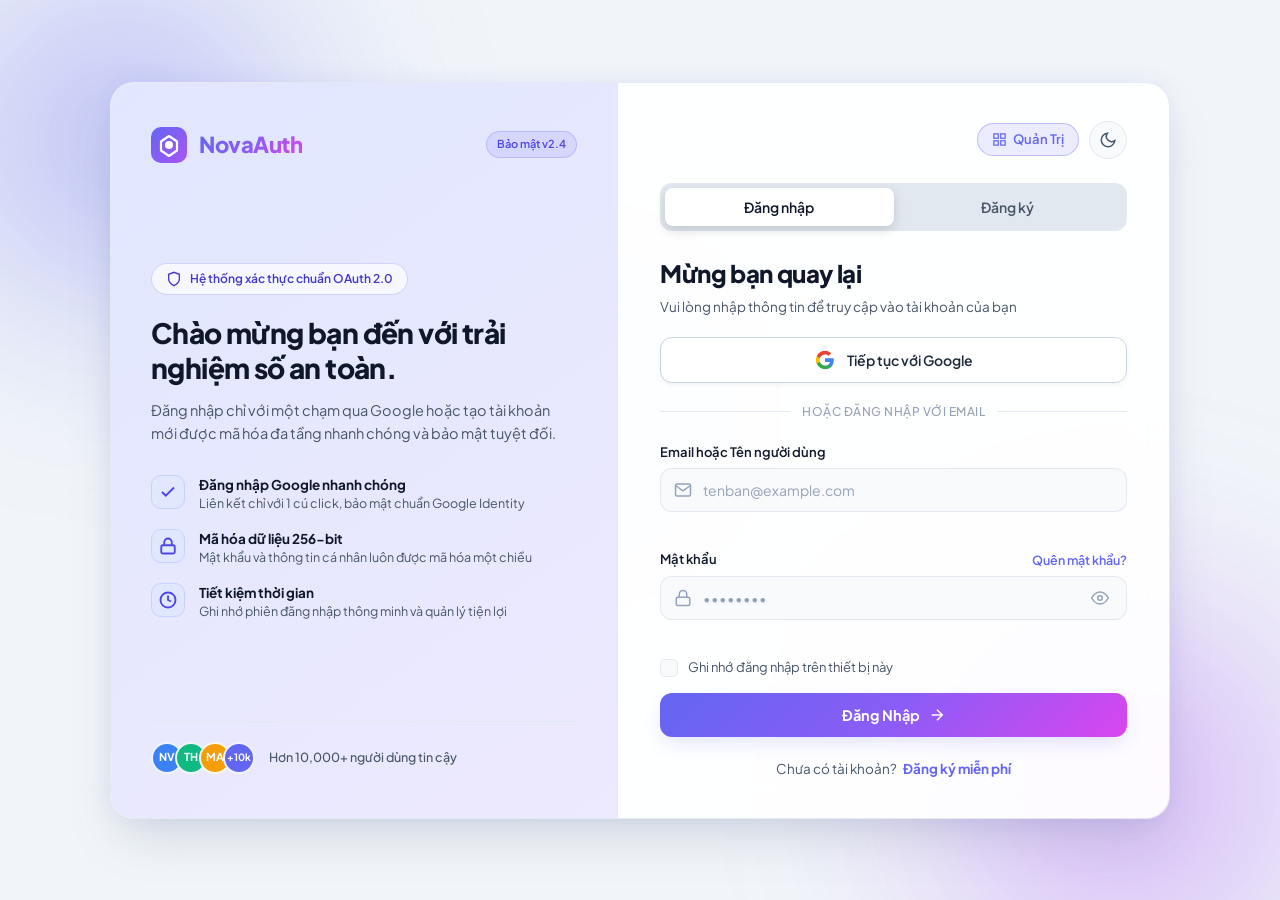
<file: index.html>
<!DOCTYPE html>
<html lang="vi" data-theme="dark">
<head>
    <meta charset="UTF-8">
    <meta name="viewport" content="width=device-width, initial-scale=1.0">
    <meta name="description" content="Trang đăng nhập và đăng ký tài khoản hiện đại, an toàn và hỗ trợ đăng nhập nhanh bằng Google.">
    <title>Đăng Nhập & Đăng Ký Tài Khoản | Auth Portal</title>
    
    <!-- Google Fonts -->
    <link rel="preconnect" href="https://fonts.googleapis.com">
    <link rel="preconnect" href="https://fonts.gstatic.com" crossorigin>
    <link href="https://fonts.googleapis.com/css2?family=Plus+Jakarta+Sans:wght@300;400;500;600;700;800&display=swap" rel="stylesheet">
    
    <!-- Stylesheet -->
    <link rel="stylesheet" href="style.css">
</head>
<body>
    <!-- Background Animated Glow Orbs -->
    <div class="ambient-glow glow-1"></div>
    <div class="ambient-glow glow-2"></div>
    <div class="ambient-glow glow-3"></div>

    <!-- Toast Notification Container -->
    <div id="toast-container" class="toast-container" aria-live="polite"></div>

    <!-- Main Container -->
    <main class="main-wrapper">
        <div class="auth-card">
            
            <!-- Left Panel / Brand Showcase (Desktop only) -->
            <div class="brand-panel">
                <div class="brand-header">
                    <div class="brand-logo">
                        <svg width="36" height="36" viewBox="0 0 36 36" fill="none" xmlns="http://www.w3.org/2000/svg">
                            <rect width="36" height="36" rx="10" fill="url(#logo-grad)"/>
                            <path d="M18 9L26 14.5V23.5L18 29L10 23.5V14.5L18 9Z" stroke="white" stroke-width="2.2" stroke-linejoin="round"/>
                            <circle cx="18" cy="18" r="4" fill="white"/>
                            <defs>
                                <linearGradient id="logo-grad" x1="0" y1="0" x2="36" y2="36" gradientUnits="userSpaceOnUse">
                                    <stop stop-color="#6366F1"/>
                                    <stop offset="1" stop-color="#A855F7"/>
                                </linearGradient>
                            </defs>
                        </svg>
                        <span class="brand-name">NovaAuth</span>
                    </div>
                    <span class="brand-badge">Bảo mật v2.4</span>
                </div>

                <div class="brand-content">
                    <div class="badge-pill">
                        <svg width="16" height="16" viewBox="0 0 24 24" fill="none" stroke="currentColor" stroke-width="2">
                            <path d="M12 22s8-4 8-10V5l-8-3-8 3v7c0 6 8 10 8 10z"/>
                        </svg>
                        <span>Hệ thống xác thực chuẩn OAuth 2.0</span>
                    </div>
                    <h1 class="brand-title">Chào mừng bạn đến với trải nghiệm số an toàn.</h1>
                    <p class="brand-desc">
                        Đăng nhập chỉ với một chạm qua Google hoặc tạo tài khoản mới được mã hóa đa tầng nhanh chóng và bảo mật tuyệt đối.
                    </p>

                    <!-- Feature list -->
                    <div class="feature-list">
                        <div class="feature-item">
                            <div class="feature-icon">
                                <svg width="18" height="18" viewBox="0 0 24 24" fill="none" stroke="currentColor" stroke-width="2.5">
                                    <polyline points="20 6 9 17 4 12"></polyline>
                                </svg>
                            </div>
                            <div class="feature-text">
                                <strong>Đăng nhập Google nhanh chóng</strong>
                                <span>Liên kết chỉ với 1 cú click, bảo mật chuẩn Google Identity</span>
                            </div>
                        </div>

                        <div class="feature-item">
                            <div class="feature-icon">
                                <svg width="18" height="18" viewBox="0 0 24 24" fill="none" stroke="currentColor" stroke-width="2.5">
                                    <rect x="3" y="11" width="18" height="11" rx="2" ry="2"></rect>
                                    <path d="M7 11V7a5 5 0 0 1 10 0v4"></path>
                                </svg>
                            </div>
                            <div class="feature-text">
                                <strong>Mã hóa dữ liệu 256-bit</strong>
                                <span>Mật khẩu và thông tin cá nhân luôn được mã hóa một chiều</span>
                            </div>
                        </div>

                        <div class="feature-item">
                            <div class="feature-icon">
                                <svg width="18" height="18" viewBox="0 0 24 24" fill="none" stroke="currentColor" stroke-width="2.5">
                                    <circle cx="12" cy="12" r="10"></circle>
                                    <path d="M12 6v6l4 2"></path>
                                </svg>
                            </div>
                            <div class="feature-text">
                                <strong>Tiết kiệm thời gian</strong>
                                <span>Ghi nhớ phiên đăng nhập thông minh và quản lý tiện lợi</span>
                            </div>
                        </div>
                    </div>
                </div>

                <div class="brand-footer">
                    <div class="user-avatars">
                        <div class="avatar-group">
                            <span class="avatar-dot avatar-1">NV</span>
                            <span class="avatar-dot avatar-2">TH</span>
                            <span class="avatar-dot avatar-3">MA</span>
                            <span class="avatar-dot avatar-count">+10k</span>
                        </div>
                        <span class="avatar-caption">Hơn 10,000+ người dùng tin cậy</span>
                    </div>
                </div>
            </div>

            <!-- Right Panel / Forms -->
            <div class="form-panel">
                <!-- Top Bar: Theme Toggle & Mobile Logo -->
                <div class="panel-top-bar">
                    <div class="mobile-logo">
                        <svg width="28" height="28" viewBox="0 0 36 36" fill="none">
                            <rect width="36" height="36" rx="8" fill="url(#mobile-logo-grad)"/>
                            <path d="M18 9L26 14.5V23.5L18 29L10 23.5V14.5L18 9Z" stroke="white" stroke-width="2.2" stroke-linejoin="round"/>
                            <circle cx="18" cy="18" r="4" fill="white"/>
                            <defs>
                                <linearGradient id="mobile-logo-grad" x1="0" y1="0" x2="36" y2="36" gradientUnits="userSpaceOnUse">
                                    <stop stop-color="#6366F1"/>
                                    <stop offset="1" stop-color="#A855F7"/>
                                </linearGradient>
                            </defs>
                        </svg>
                        <span>NovaAuth</span>
                    </div>

                    <div class="top-bar-actions">
                        <a href="admin.html" class="admin-portal-link" title="Mở Bảng Điều Khiển Quản Trị Viên">
                            <svg width="15" height="15" viewBox="0 0 24 24" fill="none" stroke="currentColor" stroke-width="2">
                                <rect x="3" y="3" width="7" height="7"></rect>
                                <rect x="14" y="3" width="7" height="7"></rect>
                                <rect x="14" y="14" width="7" height="7"></rect>
                                <rect x="3" y="14" width="7" height="7"></rect>
                            </svg>
                            <span>Quản Trị</span>
                        </a>

                        <button id="theme-toggle-btn" class="theme-toggle-btn" type="button" aria-label="Chuyển đổi giao diện sáng/tối" title="Đổi chế độ sáng / tối">
                            <svg class="theme-icon-sun" width="18" height="18" viewBox="0 0 24 24" fill="none" stroke="currentColor" stroke-width="2">
                                <circle cx="12" cy="12" r="5"></circle>
                                <line x1="12" y1="1" x2="12" y2="3"></line>
                                <line x1="12" y1="21" x2="12" y2="23"></line>
                                <line x1="4.22" y1="4.22" x2="5.64" y2="5.64"></line>
                                <line x1="18.36" y1="18.36" x2="19.78" y2="19.78"></line>
                                <line x1="1" y1="12" x2="3" y2="12"></line>
                                <line x1="21" y1="12" x2="23" y2="12"></line>
                                <line x1="4.22" y1="19.78" x2="5.64" y2="18.36"></line>
                                <line x1="18.36" y1="5.64" x2="19.78" y2="4.22"></line>
                            </svg>
                            <svg class="theme-icon-moon" width="18" height="18" viewBox="0 0 24 24" fill="none" stroke="currentColor" stroke-width="2">
                                <path d="M21 12.79A9 9 0 1 1 11.21 3 7 7 0 0 0 21 12.79z"></path>
                            </svg>
                        </button>
                    </div>
                </div>

                <!-- Authenticated Success Card View (Shown after login) -->
                <div id="authenticated-view" class="authenticated-view hidden">
                    <div class="auth-success-badge">
                        <svg width="40" height="40" viewBox="0 0 24 24" fill="none" stroke="currentColor" stroke-width="2">
                            <path d="M22 11.08V12a10 10 0 1 1-5.93-9.14"></path>
                            <polyline points="22 4 12 14.01 9 11.01"></polyline>
                        </svg>
                    </div>
                    <h2>Đăng nhập thành công!</h2>
                    <p class="auth-success-sub">Chào mừng bạn đã truy cập vào hệ thống NovaAuth an toàn.</p>
                    
                    <div class="user-card-profile">
                        <div class="user-avatar-circle" id="logged-user-avatar">U</div>
                        <div class="user-info">
                            <strong id="logged-user-name">Người dùng</strong>
                            <span id="logged-user-email">email@example.com</span>
                            <div class="login-method-badge" id="logged-method">
                                <span class="method-dot"></span> Đăng nhập bằng Google
                            </div>
                        </div>
                    </div>

                    <div class="authenticated-actions">
                        <button type="button" class="btn btn-primary" id="btn-continue-dashboard">
                            <span>Vào bảng điều khiển</span>
                            <svg width="18" height="18" viewBox="0 0 24 24" fill="none" stroke="currentColor" stroke-width="2">
                                <line x1="5" y1="12" x2="19" y2="12"></line>
                                <polyline points="12 5 19 12 12 19"></polyline>
                            </svg>
                        </button>
                        <button type="button" class="btn btn-secondary" id="btn-logout">
                            <svg width="18" height="18" viewBox="0 0 24 24" fill="none" stroke="currentColor" stroke-width="2">
                                <path d="M9 21H5a2 2 0 0 1-2-2V5a2 2 0 0 1 2-2h4"></path>
                                <polyline points="16 17 21 12 16 7"></polyline>
                                <line x1="21" y1="12" x2="9" y2="12"></line>
                            </svg>
                            <span>Đăng xuất</span>
                        </button>
                    </div>
                </div>

                <!-- Main Form Body (When not logged in) -->
                <div id="auth-forms-container" class="auth-forms-container">
                    
                    <!-- Segmented Pill Switcher -->
                    <div class="tabs-container" role="tablist">
                        <div class="tabs-slider" id="tabs-slider"></div>
                        <button class="tab-btn active" id="tab-login" role="tab" aria-selected="true" aria-controls="form-login">
                            Đăng nhập
                        </button>
                        <button class="tab-btn" id="tab-register" role="tab" aria-selected="false" aria-controls="form-register">
                            Đăng ký
                        </button>
                    </div>

                    <!-- Header Text -->
                    <div class="form-header">
                        <h2 id="form-heading">Mừng bạn quay lại</h2>
                        <p id="form-subheading">Vui lòng nhập thông tin để truy cập vào tài khoản của bạn</p>
                    </div>

                    <!-- Social Login: Google Button -->
                    <div class="social-login-section">
                        <button type="button" id="btn-google-auth" class="btn-google" aria-label="Đăng nhập bằng tài khoản Google">
                            <!-- Official Google "G" SVG Icon -->
                            <svg class="google-icon" width="20" height="20" viewBox="0 0 24 24" xmlns="http://www.w3.org/2000/svg">
                                <path d="M22.56 12.25c0-.78-.07-1.53-.2-2.25H12v4.26h5.92c-.26 1.37-1.04 2.53-2.21 3.31v2.77h3.57c2.08-1.92 3.28-4.74 3.28-8.09z" fill="#4285F4"/>
                                <path d="M12 23c2.97 0 5.46-.98 7.28-2.66l-3.57-2.77c-.98.66-2.23 1.06-3.71 1.06-2.86 0-5.29-1.93-6.16-4.53H2.18v2.84C3.99 20.53 7.7 23 12 23z" fill="#34A853"/>
                                <path d="M5.84 14.09c-.22-.66-.35-1.36-.35-2.09s.13-1.43.35-2.09V7.06H2.18C1.43 8.55 1 10.22 1 12s.43 3.45 1.18 4.94l2.85-2.22.81-.63z" fill="#FBBC05"/>
                                <path d="M12 5.38c1.62 0 3.06.56 4.21 1.64l3.15-3.15C17.45 2.09 14.97 1 12 1 7.7 1 3.99 3.47 2.18 7.06l3.66 2.84c.87-2.6 3.3-4.52 6.16-4.52z" fill="#EA4335"/>
                            </svg>
                            <span id="google-btn-text">Tiếp tục với Google</span>
                            <span class="btn-spinner hidden" id="google-spinner"></span>
                        </button>
                    </div>

                    <!-- Divider -->
                    <div class="divider">
                        <span class="divider-line"></span>
                        <span class="divider-text" id="divider-text">hoặc đăng nhập với email</span>
                        <span class="divider-line"></span>
                    </div>

                    <!-- LOGIN FORM -->
                    <form id="form-login" class="auth-form active" novalidate>
                        <!-- Email Input -->
                        <div class="form-group">
                            <label for="login-email" class="form-label">Email hoặc Tên người dùng</label>
                            <div class="input-wrapper">
                                <span class="input-icon">
                                    <svg width="18" height="18" viewBox="0 0 24 24" fill="none" stroke="currentColor" stroke-width="2">
                                        <path d="M4 4h16c1.1 0 2 .9 2 2v12c0 1.1-.9 2-2 2H4c-1.1 0-2-.9-2-2V6c0-1.1.9-2 2-2z"></path>
                                        <polyline points="22,6 12,13 2,6"></polyline>
                                    </svg>
                                </span>
                                <input type="email" id="login-email" class="form-input" placeholder="tenban@example.com" autocomplete="email" required>
                            </div>
                            <span class="error-msg" id="login-email-error"></span>
                        </div>

                        <!-- Password Input -->
                        <div class="form-group">
                            <div class="label-row">
                                <label for="login-password" class="form-label">Mật khẩu</label>
                                <button type="button" class="link-btn" id="btn-forgot-password">Quên mật khẩu?</button>
                            </div>
                            <div class="input-wrapper">
                                <span class="input-icon">
                                    <svg width="18" height="18" viewBox="0 0 24 24" fill="none" stroke="currentColor" stroke-width="2">
                                        <rect x="3" y="11" width="18" height="11" rx="2" ry="2"></rect>
                                        <path d="M7 11V7a5 5 0 0 1 10 0v4"></path>
                                    </svg>
                                </span>
                                <input type="password" id="login-password" class="form-input" placeholder="••••••••" autocomplete="current-password" required>
                                <button type="button" class="btn-toggle-password" data-target="login-password" aria-label="Ẩn hiện mật khẩu">
                                    <!-- Eye icon -->
                                    <svg class="eye-open" width="18" height="18" viewBox="0 0 24 24" fill="none" stroke="currentColor" stroke-width="2">
                                        <path d="M1 12s4-8 11-8 11 8 11 8-4 8-11 8-11-8-11-8z"></path>
                                        <circle cx="12" cy="12" r="3"></circle>
                                    </svg>
                                    <!-- Eye off icon -->
                                    <svg class="eye-closed hidden" width="18" height="18" viewBox="0 0 24 24" fill="none" stroke="currentColor" stroke-width="2">
                                        <path d="M17.94 17.94A10.07 10.07 0 0 1 12 20c-7 0-11-8-11-8a18.45 18.45 0 0 1 5.06-5.94M9.9 4.24A9.12 9.12 0 0 1 12 4c7 0 11 8 11 8a18.5 18.5 0 0 1-2.16 3.19m-6.72-1.07a3 3 0 1 1-4.24-4.24"></path>
                                        <line x1="1" y1="1" x2="23" y2="23"></line>
                                    </svg>
                                </button>
                            </div>
                            <span class="error-msg" id="login-password-error"></span>
                        </div>

                        <!-- Remember Me -->
                        <div class="form-check-group">
                            <label class="custom-checkbox">
                                <input type="checkbox" id="login-remember">
                                <span class="checkbox-box">
                                    <svg width="12" height="12" viewBox="0 0 24 24" fill="none" stroke="currentColor" stroke-width="3.5">
                                        <polyline points="20 6 9 17 4 12"></polyline>
                                    </svg>
                                </span>
                                <span class="checkbox-label">Ghi nhớ đăng nhập trên thiết bị này</span>
                            </label>
                        </div>

                        <!-- Submit Button -->
                        <button type="submit" id="btn-submit-login" class="btn btn-primary btn-block">
                            <span class="btn-text">Đăng Nhập</span>
                            <svg class="btn-arrow" width="18" height="18" viewBox="0 0 24 24" fill="none" stroke="currentColor" stroke-width="2">
                                <line x1="5" y1="12" x2="19" y2="12"></line>
                                <polyline points="12 5 19 12 12 19"></polyline>
                            </svg>
                            <span class="btn-spinner hidden"></span>
                        </button>

                        <div class="switch-prompt">
                            Chưa có tài khoản? <button type="button" class="inline-switch-btn" id="link-to-register">Đăng ký miễn phí</button>
                        </div>
                    </form>

                    <!-- REGISTER FORM -->
                    <form id="form-register" class="auth-form hidden" novalidate>
                        <!-- Full Name -->
                        <div class="form-group">
                            <label for="reg-fullname" class="form-label">Họ và tên</label>
                            <div class="input-wrapper">
                                <span class="input-icon">
                                    <svg width="18" height="18" viewBox="0 0 24 24" fill="none" stroke="currentColor" stroke-width="2">
                                        <path d="M20 21v-2a4 4 0 0 0-4-4H8a4 4 0 0 0-4 4v2"></path>
                                        <circle cx="12" cy="7" r="4"></circle>
                                    </svg>
                                </span>
                                <input type="text" id="reg-fullname" class="form-input" placeholder="Ví dụ: Nguyễn Văn An" autocomplete="name" required>
                            </div>
                            <span class="error-msg" id="reg-fullname-error"></span>
                        </div>

                        <!-- Email -->
                        <div class="form-group">
                            <label for="reg-email" class="form-label">Địa chỉ Email</label>
                            <div class="input-wrapper">
                                <span class="input-icon">
                                    <svg width="18" height="18" viewBox="0 0 24 24" fill="none" stroke="currentColor" stroke-width="2">
                                        <path d="M4 4h16c1.1 0 2 .9 2 2v12c0 1.1-.9 2-2 2H4c-1.1 0-2-.9-2-2V6c0-1.1.9-2 2-2z"></path>
                                        <polyline points="22,6 12,13 2,6"></polyline>
                                    </svg>
                                </span>
                                <input type="email" id="reg-email" class="form-input" placeholder="tenban@gmail.com" autocomplete="email" required>
                            </div>
                            <span class="error-msg" id="reg-email-error"></span>
                        </div>

                        <!-- Password -->
                        <div class="form-group">
                            <label for="reg-password" class="form-label">Mật khẩu</label>
                            <div class="input-wrapper">
                                <span class="input-icon">
                                    <svg width="18" height="18" viewBox="0 0 24 24" fill="none" stroke="currentColor" stroke-width="2">
                                        <rect x="3" y="11" width="18" height="11" rx="2" ry="2"></rect>
                                        <path d="M7 11V7a5 5 0 0 1 10 0v4"></path>
                                    </svg>
                                </span>
                                <input type="password" id="reg-password" class="form-input" placeholder="Tối thiểu 8 ký tự" autocomplete="new-password" required>
                                <button type="button" class="btn-toggle-password" data-target="reg-password" aria-label="Ẩn hiện mật khẩu">
                                    <svg class="eye-open" width="18" height="18" viewBox="0 0 24 24" fill="none" stroke="currentColor" stroke-width="2">
                                        <path d="M1 12s4-8 11-8 11 8 11 8-4 8-11 8-11-8-11-8z"></path>
                                        <circle cx="12" cy="12" r="3"></circle>
                                    </svg>
                                    <svg class="eye-closed hidden" width="18" height="18" viewBox="0 0 24 24" fill="none" stroke="currentColor" stroke-width="2">
                                        <path d="M17.94 17.94A10.07 10.07 0 0 1 12 20c-7 0-11-8-11-8a18.45 18.45 0 0 1 5.06-5.94M9.9 4.24A9.12 9.12 0 0 1 12 4c7 0 11 8 11 8a18.5 18.5 0 0 1-2.16 3.19m-6.72-1.07a3 3 0 1 1-4.24-4.24"></path>
                                        <line x1="1" y1="1" x2="23" y2="23"></line>
                                    </svg>
                                </button>
                            </div>

                            <!-- Real-time Password Strength Meter -->
                            <div class="password-meter-wrap" id="password-meter-wrap">
                                <div class="meter-bar-container">
                                    <div class="meter-bar-segment" id="meter-segment-1"></div>
                                    <div class="meter-bar-segment" id="meter-segment-2"></div>
                                    <div class="meter-bar-segment" id="meter-segment-3"></div>
                                    <div class="meter-bar-segment" id="meter-segment-4"></div>
                                </div>
                                <div class="meter-label">
                                    <span>Độ bảo mật:</span>
                                    <strong id="meter-text" class="meter-text">Chưa nhập</strong>
                                </div>
                                <!-- Password requirements checklist -->
                                <ul class="pwd-requirements">
                                    <li id="req-len" class="req-item">
                                        <span class="req-icon"></span> Tối thiểu 8 ký tự
                                    </li>
                                    <li id="req-upper" class="req-item">
                                        <span class="req-icon"></span> Chữ hoa và chữ thường
                                    </li>
                                    <li id="req-num" class="req-item">
                                        <span class="req-icon"></span> Chữ số (0-9)
                                    </li>
                                    <li id="req-special" class="req-item">
                                        <span class="req-icon"></span> Ký tự đặc biệt (!@#$%...)
                                    </li>
                                </ul>
                            </div>
                            <span class="error-msg" id="reg-password-error"></span>
                        </div>

                        <!-- Confirm Password -->
                        <div class="form-group">
                            <label for="reg-confirm-password" class="form-label">Xác nhận mật khẩu</label>
                            <div class="input-wrapper">
                                <span class="input-icon">
                                    <svg width="18" height="18" viewBox="0 0 24 24" fill="none" stroke="currentColor" stroke-width="2">
                                        <path d="M12 22s8-4 8-10V5l-8-3-8 3v7c0 6 8 10 8 10z"></path>
                                    </svg>
                                </span>
                                <input type="password" id="reg-confirm-password" class="form-input" placeholder="Nhập lại mật khẩu" autocomplete="new-password" required>
                                <button type="button" class="btn-toggle-password" data-target="reg-confirm-password" aria-label="Ẩn hiện mật khẩu">
                                    <svg class="eye-open" width="18" height="18" viewBox="0 0 24 24" fill="none" stroke="currentColor" stroke-width="2">
                                        <path d="M1 12s4-8 11-8 11 8 11 8-4 8-11 8-11-8-11-8z"></path>
                                        <circle cx="12" cy="12" r="3"></circle>
                                    </svg>
                                    <svg class="eye-closed hidden" width="18" height="18" viewBox="0 0 24 24" fill="none" stroke="currentColor" stroke-width="2">
                                        <path d="M17.94 17.94A10.07 10.07 0 0 1 12 20c-7 0-11-8-11-8a18.45 18.45 0 0 1 5.06-5.94M9.9 4.24A9.12 9.12 0 0 1 12 4c7 0 11 8 11 8a18.5 18.5 0 0 1-2.16 3.19m-6.72-1.07a3 3 0 1 1-4.24-4.24"></path>
                                        <line x1="1" y1="1" x2="23" y2="23"></line>
                                    </svg>
                                </button>
                            </div>
                            <span class="error-msg" id="reg-confirm-password-error"></span>
                        </div>

                        <!-- Terms and Conditions Checkbox -->
                        <div class="form-check-group">
                            <label class="custom-checkbox">
                                <input type="checkbox" id="reg-terms" required>
                                <span class="checkbox-box">
                                    <svg width="12" height="12" viewBox="0 0 24 24" fill="none" stroke="currentColor" stroke-width="3.5">
                                        <polyline points="20 6 9 17 4 12"></polyline>
                                    </svg>
                                </span>
                                <span class="checkbox-label">
                                    Tôi đồng ý với <a href="#terms" class="legal-link" id="link-terms">Điều khoản sử dụng</a> và <a href="#privacy" class="legal-link" id="link-privacy">Chính sách bảo mật</a>
                                </span>
                            </label>
                            <span class="error-msg" id="reg-terms-error"></span>
                        </div>

                        <!-- Submit Button -->
                        <button type="submit" id="btn-submit-register" class="btn btn-primary btn-block">
                            <span class="btn-text">Đăng Ký Tài Khoản</span>
                            <svg class="btn-arrow" width="18" height="18" viewBox="0 0 24 24" fill="none" stroke="currentColor" stroke-width="2">
                                <line x1="5" y1="12" x2="19" y2="12"></line>
                                <polyline points="12 5 19 12 12 19"></polyline>
                            </svg>
                            <span class="btn-spinner hidden"></span>
                        </button>

                        <div class="switch-prompt">
                            Đã có tài khoản? <button type="button" class="inline-switch-btn" id="link-to-login">Đăng nhập ngay</button>
                        </div>
                    </form>

                </div>
            </div>

        </div>
    </main>

    <!-- Google One-Tap / Account Chooser Modal (Interactive Simulation) -->
    <div id="google-modal" class="modal-overlay hidden" role="dialog" aria-modal="true" aria-labelledby="google-modal-title">
        <div class="modal-card google-modal-card">
            <div class="google-modal-header">
                <div class="google-brand-row">
                    <svg width="24" height="24" viewBox="0 0 24 24">
                        <path d="M22.56 12.25c0-.78-.07-1.53-.2-2.25H12v4.26h5.92c-.26 1.37-1.04 2.53-2.21 3.31v2.77h3.57c2.08-1.92 3.28-4.74 3.28-8.09z" fill="#4285F4"/>
                        <path d="M12 23c2.97 0 5.46-.98 7.28-2.66l-3.57-2.77c-.98.66-2.23 1.06-3.71 1.06-2.86 0-5.29-1.93-6.16-4.53H2.18v2.84C3.99 20.53 7.7 23 12 23z" fill="#34A853"/>
                        <path d="M5.84 14.09c-.22-.66-.35-1.36-.35-2.09s.13-1.43.35-2.09V7.06H2.18C1.43 8.55 1 10.22 1 12s.43 3.45 1.18 4.94l2.85-2.22.81-.63z" fill="#FBBC05"/>
                        <path d="M12 5.38c1.62 0 3.06.56 4.21 1.64l3.15-3.15C17.45 2.09 14.97 1 12 1 7.7 1 3.99 3.47 2.18 7.06l3.66 2.84c.87-2.6 3.3-4.52 6.16-4.52z" fill="#EA4335"/>
                    </svg>
                    <span class="google-title" id="google-modal-title">Đăng nhập bằng Google</span>
                </div>
                <button type="button" class="modal-close-btn" id="btn-close-google-modal" aria-label="Đóng">&times;</button>
            </div>

            <p class="google-modal-sub">Chọn tài khoản Google của bạn để liên kết với NovaAuth</p>

            <div class="google-account-list">
                <!-- Real Admin Account -->
                <button type="button" class="google-account-item" data-email="huy0917756228@gmail.com" data-name="Nguyễn Văn Huy" data-avatar="H">
                    <div class="google-avatar" style="background: linear-gradient(135deg, #6366F1, #A855F7);">H</div>
                    <div class="google-account-details">
                        <strong class="google-acc-name">Nguyễn Văn Huy (Quản trị viên)</strong>
                        <span class="google-acc-email">huy0917756228@gmail.com</span>
                    </div>
                    <svg class="google-arrow" width="16" height="16" viewBox="0 0 24 24" fill="none" stroke="currentColor" stroke-width="2">
                        <polyline points="9 18 15 12 9 6"></polyline>
                    </svg>
                </button>

                <!-- Custom Account option -->
                <button type="button" class="google-account-item custom-acc" id="btn-google-custom-account">
                    <div class="google-avatar add-icon">
                        <svg width="20" height="20" viewBox="0 0 24 24" fill="none" stroke="currentColor" stroke-width="2">
                            <line x1="12" y1="5" x2="12" y2="19"></line>
                            <line x1="5" y1="12" x2="19" y2="12"></line>
                        </svg>
                    </div>
                    <div class="google-account-details">
                        <strong class="google-acc-name">Đăng nhập tài khoản Google khác</strong>
                        <span class="google-acc-email">Nhập địa chỉ Gmail của người dùng</span>
                    </div>
                </button>
            </div>

            <!-- Custom Email input form if user selects custom -->
            <form id="google-custom-form" class="google-custom-form hidden">
                <input type="email" id="google-custom-email-input" class="form-input" placeholder="Nhập địa chỉ Gmail của bạn..." required>
                <button type="submit" class="btn btn-primary" style="margin-top: 10px; width: 100%;">
                    Xác nhận đăng nhập Google
                </button>
            </form>

            <div class="google-modal-footer">
                <small>Để tiếp tục, Google sẽ chia sẻ tên, địa chỉ email, tùy chọn ngôn ngữ và ảnh hồ sơ của bạn với NovaAuth.</small>
            </div>
        </div>
    </div>

    <!-- Forgot Password Modal -->
    <div id="forgot-modal" class="modal-overlay hidden" role="dialog" aria-modal="true" aria-labelledby="forgot-modal-title">
        <div class="modal-card">
            <div class="modal-header">
                <div class="modal-icon-badge">
                    <svg width="24" height="24" viewBox="0 0 24 24" fill="none" stroke="currentColor" stroke-width="2">
                        <rect x="3" y="11" width="18" height="11" rx="2" ry="2"></rect>
                        <path d="M7 11V7a5 5 0 0 1 10 0v4"></path>
                    </svg>
                </div>
                <div>
                    <h3 id="forgot-modal-title">Khôi phục mật khẩu</h3>
                    <p class="modal-sub">Chúng tôi sẽ gửi liên kết đặt lại mật khẩu đến email của bạn</p>
                </div>
                <button type="button" class="modal-close-btn" id="btn-close-forgot-modal" aria-label="Đóng">&times;</button>
            </div>

            <form id="form-forgot-password" novalidate>
                <div class="form-group" style="margin-top: 16px;">
                    <label for="forgot-email" class="form-label">Email đã đăng ký</label>
                    <div class="input-wrapper">
                        <span class="input-icon">
                            <svg width="18" height="18" viewBox="0 0 24 24" fill="none" stroke="currentColor" stroke-width="2">
                                <path d="M4 4h16c1.1 0 2 .9 2 2v12c0 1.1-.9 2-2 2H4c-1.1 0-2-.9-2-2V6c0-1.1.9-2 2-2z"></path>
                                <polyline points="22,6 12,13 2,6"></polyline>
                            </svg>
                        </span>
                        <input type="email" id="forgot-email" class="form-input" placeholder="tenban@example.com" required>
                    </div>
                    <span class="error-msg" id="forgot-email-error"></span>
                </div>

                <div class="modal-actions">
                    <button type="button" class="btn btn-secondary" id="btn-cancel-forgot">Hủy bỏ</button>
                    <button type="submit" class="btn btn-primary" id="btn-send-forgot">
                        <span>Gửi liên kết</span>
                        <span class="btn-spinner hidden"></span>
                    </button>
                </div>
            </form>
        </div>
    </div>

    <!-- Terms / Privacy Modal -->
    <div id="terms-modal" class="modal-overlay hidden" role="dialog" aria-modal="true">
        <div class="modal-card">
            <div class="modal-header">
                <h3 id="terms-modal-title">Điều khoản & Bảo mật</h3>
                <button type="button" class="modal-close-btn" id="btn-close-terms-modal" aria-label="Đóng">&times;</button>
            </div>
            <div class="modal-scroll-content">
                <h4>1. Cam kết quyền riêng tư</h4>
                <p>Chúng tôi tuyệt đối bảo mật thông tin tài khoản và không chia sẻ dữ liệu người dùng cho bên thứ ba vì mục đích thương mại.</p>
                <h4>2. Đăng nhập liên kết Google</h4>
                <p>Khi đăng nhập hoặc đăng ký bằng Google, chúng tôi chỉ nhận thông tin xác thực cơ bản (Họ tên, Email, Ảnh đại diện) do bạn cấp phép theo tiêu chuẩn OAuth 2.0.</p>
                <h4>3. Quản lý mật khẩu</h4>
                <p>Mật khẩu người dùng được lưu trữ dưới dạng băm mã hóa một chiều (Salted Hash), đảm bảo an toàn tuyệt đối ngay cả trong trường hợp sự cố hệ thống.</p>
            </div>
            <div class="modal-actions">
                <button type="button" class="btn btn-primary" id="btn-accept-terms">Tôi đã hiểu</button>
            </div>
        </div>
    </div>

    <!-- App Logic Script -->
    <script src="app.js"></script>
</body>
</html>
</file>
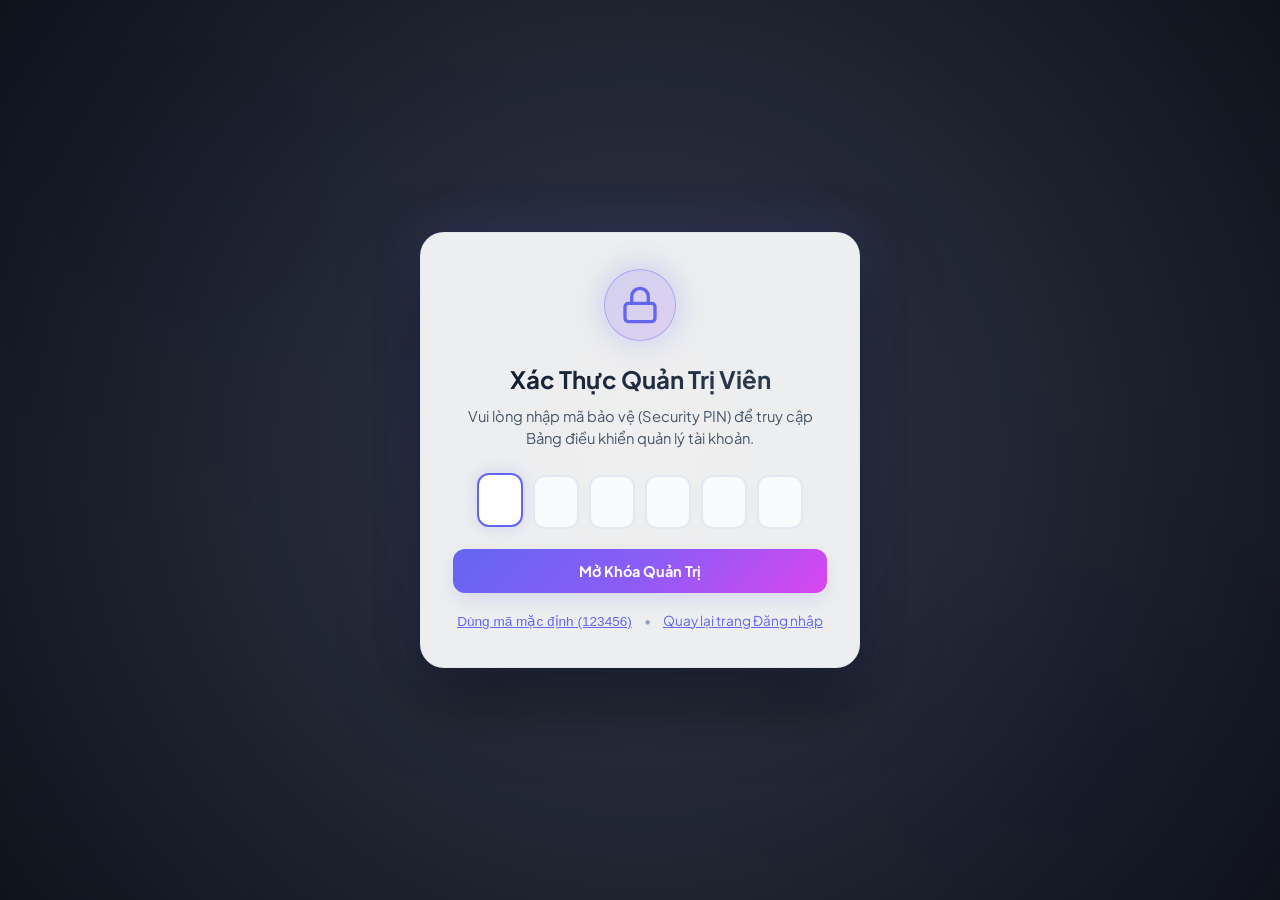
<file: admin.html>
<!DOCTYPE html>
<html lang="vi" data-theme="dark">
<head>
    <meta charset="UTF-8">
    <meta name="viewport" content="width=device-width, initial-scale=1.0">
    <meta name="description" content="Trang quản trị viên NovaAuth - Quản lý tài khoản người dùng và đồng bộ dữ liệu trên Google Drive">
    <title>Bảng Điều Khiển Quản Trị Viên | NovaAuth Admin</title>

    <!-- Google Fonts -->
    <link rel="preconnect" href="https://fonts.googleapis.com">
    <link rel="preconnect" href="https://fonts.gstatic.com" crossorigin>
    <link href="https://fonts.googleapis.com/css2?family=Plus+Jakarta+Sans:wght@300;400;500;600;700;800&family=JetBrains+Mono:wght@400;500;600&display=swap" rel="stylesheet">

    <!-- Stylesheets -->
    <link rel="stylesheet" href="style.css">
    <link rel="stylesheet" href="admin.css">

    <!-- Google Identity Services & Google API Client for Drive Sync -->
    <script src="https://accounts.google.com/gsi/client" async defer></script>
</head>
<body class="admin-body">
    <!-- Ambient Background Glow -->
    <div class="ambient-glow glow-1"></div>
    <div class="ambient-glow glow-2"></div>
    <div class="ambient-glow glow-3"></div>

    <!-- Toast Notifications -->
    <div id="toast-container" class="toast-container" aria-live="polite"></div>

    <!-- ========================================================
         ADMIN SECURITY PIN GATE (Lớp Bảo Vệ Quản Trị Viên)
    ======================================================== -->
    <div id="admin-gate" class="admin-gate">
        <div class="gate-card">
            <div class="gate-icon-wrapper">
                <svg width="40" height="40" viewBox="0 0 24 24" fill="none" stroke="currentColor" stroke-width="2">
                    <rect x="3" y="11" width="18" height="11" rx="2" ry="2"></rect>
                    <path d="M7 11V7a5 5 0 0 1 10 0v4"></path>
                </svg>
            </div>
            <h2>Xác Thực Quản Trị Viên</h2>
            <p>Vui lòng nhập mã bảo vệ (Security PIN) để truy cập Bảng điều khiển quản lý tài khoản.</p>

            <form id="gate-form" class="gate-form">
                <div class="pin-inputs-container">
                    <input type="password" maxlength="1" class="pin-digit" autofocus>
                    <input type="password" maxlength="1" class="pin-digit">
                    <input type="password" maxlength="1" class="pin-digit">
                    <input type="password" maxlength="1" class="pin-digit">
                    <input type="password" maxlength="1" class="pin-digit">
                    <input type="password" maxlength="1" class="pin-digit">
                </div>
                <div id="gate-error" class="field-error text-center hidden">Mã PIN không chính xác. Thử lại!</div>

                <div class="gate-actions">
                    <button type="submit" id="btn-submit-gate" class="btn btn-primary btn-block">
                        <span class="btn-text">Mở Khóa Quản Trị</span>
                    </button>
                    <div class="gate-sublinks">
                        <button type="button" id="btn-quick-unlock" class="text-btn">Dùng mã mặc định (123456)</button>
                        <span>•</span>
                        <a href="index.html" class="text-btn">Quay lại trang Đăng nhập</a>
                    </div>
                </div>
            </form>
        </div>
    </div>

    <!-- ========================================================
         MAIN ADMIN LAYOUT
    ======================================================== -->
    <div id="admin-app" class="admin-app hidden">
        <!-- Top Navigation Bar -->
        <header class="admin-navbar">
            <div class="nav-left">
                <a href="admin.html" class="brand-link">
                    <div class="brand-logo-small">
                        <svg width="28" height="28" viewBox="0 0 36 36" fill="none">
                            <rect width="36" height="36" rx="8" fill="url(#admin-logo-grad)"/>
                            <path d="M18 9L26 14.5V23.5L18 29L10 23.5V14.5L18 9Z" stroke="white" stroke-width="2.2" stroke-linejoin="round"/>
                            <circle cx="18" cy="18" r="4" fill="white"/>
                            <defs>
                                <linearGradient id="admin-logo-grad" x1="0" y1="0" x2="36" y2="36" gradientUnits="userSpaceOnUse">
                                    <stop stop-color="#6366F1"/>
                                    <stop offset="1" stop-color="#A855F7"/>
                                </linearGradient>
                            </defs>
                        </svg>
                    </div>
                    <div class="brand-title-wrap">
                        <span class="brand-name">NovaAuth</span>
                        <span class="admin-tag">Admin Console</span>
                    </div>
                </a>

                <!-- Google Drive Quick Status Badge -->
                <div id="drive-quick-badge" class="drive-quick-badge" title="Trạng thái kết nối Google Drive">
                    <svg class="drive-icon-svg" width="18" height="18" viewBox="0 0 24 24" fill="none">
                        <path d="M7.74 3L1.5 13.8L5.25 20.3L11.49 9.5L7.74 3Z" fill="#0066DA"/>
                        <path d="M16.26 3H7.74L11.49 9.5H20.01L16.26 3Z" fill="#00AC47"/>
                        <path d="M22.5 13.8L16.26 3L11.49 9.5L17.73 20.3H22.5L22.5 13.8Z" fill="#EA4335"/>
                        <path d="M5.25 20.3L9 13.8H21.49L17.74 20.3H5.25Z" fill="#FFBA00"/>
                    </svg>
                    <span id="drive-badge-status">Drive: Chưa kết nối</span>
                    <span id="drive-badge-dot" class="status-indicator-dot dot-offline"></span>
                </div>
            </div>

            <div class="nav-right">
                <!-- Theme Toggle Button -->
                <button id="admin-theme-toggle" class="icon-action-btn" title="Chuyển đổi giao diện Sáng / Tối">
                    <svg class="theme-icon-sun" width="18" height="18" viewBox="0 0 24 24" fill="none" stroke="currentColor" stroke-width="2">
                        <circle cx="12" cy="12" r="5"></circle>
                        <line x1="12" y1="1" x2="12" y2="3"></line>
                        <line x1="12" y1="21" x2="12" y2="23"></line>
                        <line x1="4.22" y1="4.22" x2="5.64" y2="5.64"></line>
                        <line x1="18.36" y1="18.36" x2="19.78" y2="19.78"></line>
                        <line x1="1" y1="12" x2="3" y2="12"></line>
                        <line x1="21" y1="12" x2="23" y2="12"></line>
                        <line x1="4.22" y1="19.78" x2="5.64" y2="18.36"></line>
                        <line x1="18.36" y1="5.64" x2="19.78" y2="4.22"></line>
                    </svg>
                    <svg class="theme-icon-moon" width="18" height="18" viewBox="0 0 24 24" fill="none" stroke="currentColor" stroke-width="2">
                        <path d="M21 12.79A9 9 0 1 1 11.21 3 7 7 0 0 0 21 12.79z"></path>
                    </svg>
                </button>

                <!-- Back to Portal Link -->
                <a href="index.html" class="nav-btn-link" title="Mở trang đăng nhập / đăng ký của người dùng">
                    <svg width="16" height="16" viewBox="0 0 24 24" fill="none" stroke="currentColor" stroke-width="2">
                        <path d="M15 3h4a2 2 0 0 1 2 2v14a2 2 0 0 1-2 2h-4"></path>
                        <polyline points="10 17 15 12 10 7"></polyline>
                        <line x1="15" y1="12" x2="3" y2="12"></line>
                    </svg>
                    <span>Trang Xác Thực</span>
                </a>

                <!-- Admin Profile Pill -->
                <div class="admin-profile-pill">
                    <div class="admin-avatar">AD</div>
                    <div class="admin-info-mini">
                        <span class="admin-name">Quản Trị Viên</span>
                        <span class="admin-role">Super Admin</span>
                    </div>
                    <button id="btn-admin-logout" class="icon-logout-btn" title="Khóa bảng điều khiển">
                        <svg width="16" height="16" viewBox="0 0 24 24" fill="none" stroke="currentColor" stroke-width="2">
                            <path d="M9 21H5a2 2 0 0 1-2-2V5a2 2 0 0 1 2-2h4"></path>
                            <polyline points="16 17 21 12 16 7"></polyline>
                            <line x1="21" y1="12" x2="9" y2="12"></line>
                        </svg>
                    </button>
                </div>
            </div>
        </header>

        <!-- Main Content Area -->
        <main class="admin-main-container">

            <!-- ========================================================
                 GOOGLE DRIVE CLOUD SYNC HUB
            ======================================================== -->
            <section class="card drive-hub-card">
                <div class="drive-hub-header">
                    <div class="drive-hub-title">
                        <div class="drive-logo-box">
                            <svg width="24" height="24" viewBox="0 0 24 24" fill="none">
                                <path d="M7.74 3L1.5 13.8L5.25 20.3L11.49 9.5L7.74 3Z" fill="#0066DA"/>
                                <path d="M16.26 3H7.74L11.49 9.5H20.01L16.26 3Z" fill="#00AC47"/>
                                <path d="M22.5 13.8L16.26 3L11.49 9.5L17.73 20.3H22.5L22.5 13.8Z" fill="#EA4335"/>
                                <path d="M5.25 20.3L9 13.8H21.49L17.74 20.3H5.25Z" fill="#FFBA00"/>
                            </svg>
                        </div>
                        <div>
                            <h2>Lưu Trữ & Đồng Bộ Google Drive</h2>
                            <p class="drive-desc">
                                Kết nối trực tiếp với 
                                <a href="https://drive.google.com/drive/my-drive" target="_blank" rel="noopener noreferrer" class="drive-folder-link">
                                    <strong>Drive của tôi > anticodon</strong> ↗
                                </a>
                                để lưu trữ danh sách tài khoản vào tệp <code>users_database.json</code>.
                            </p>
                        </div>
                    </div>

                    <!-- Drive Action Buttons -->
                    <div class="drive-actions">
                        <button id="btn-connect-drive" class="btn btn-google-drive">
                            <svg width="18" height="18" viewBox="0 0 24 24" fill="none">
                                <path d="M7.74 3L1.5 13.8L5.25 20.3L11.49 9.5L7.74 3Z" fill="#0066DA"/>
                                <path d="M16.26 3H7.74L11.49 9.5H20.01L16.26 3Z" fill="#00AC47"/>
                                <path d="M22.5 13.8L16.26 3L11.49 9.5L17.73 20.3H22.5L22.5 13.8Z" fill="#EA4335"/>
                                <path d="M5.25 20.3L9 13.8H21.49L17.74 20.3H5.25Z" fill="#FFBA00"/>
                            </svg>
                            <span id="btn-connect-drive-text">Kết Nối Google Drive</span>
                        </button>

                        <button id="btn-sync-now" class="btn btn-secondary" title="Đẩy dữ liệu hiện tại lên Google Drive">
                            <svg class="sync-icon" width="16" height="16" viewBox="0 0 24 24" fill="none" stroke="currentColor" stroke-width="2">
                                <polyline points="23 4 23 10 17 10"></polyline>
                                <polyline points="1 20 1 14 7 14"></polyline>
                                <path d="M3.51 9a9 9 0 0 1 14.85-3.36L23 10M1 14l4.64 4.36A9 9 0 0 0 20.49 15"></path>
                            </svg>
                            <span>Đồng Bộ Lên Drive</span>
                        </button>

                        <button id="btn-pull-drive" class="btn btn-secondary" title="Tải dữ liệu mới nhất từ Google Drive về">
                            <svg width="16" height="16" viewBox="0 0 24 24" fill="none" stroke="currentColor" stroke-width="2">
                                <path d="M21 15v4a2 2 0 0 1-2 2H5a2 2 0 0 1-2-2v-4"></path>
                                <polyline points="7 10 12 15 17 10"></polyline>
                                <line x1="12" y1="15" x2="12" y2="3"></line>
                            </svg>
                            <span>Khôi Phục Từ Drive</span>
                        </button>

                        <button id="btn-open-drive-settings" class="icon-circle-btn" title="Cài đặt cấu hình API">
                            <svg width="18" height="18" viewBox="0 0 24 24" fill="none" stroke="currentColor" stroke-width="2">
                                <circle cx="12" cy="12" r="3"></circle>
                                <path d="M19.4 15a1.65 1.65 0 0 0 .33 1.82l.06.06a2 2 0 0 1 0 2.83 2 2 0 0 1-2.83 0l-.06-.06a1.65 1.65 0 0 0-1.82-.33 1.65 1.65 0 0 0-1 1.51V21a2 2 0 0 1-2 2 2 2 0 0 1-2-2v-.09A1.65 1.65 0 0 0 9 19.4a1.65 1.65 0 0 0-1.82.33l-.06.06a2 2 0 0 1-2.83 0 2 2 0 0 1 0-2.83l.06-.06a1.65 1.65 0 0 0 .33-1.82 1.65 1.65 0 0 0-1.51-1H3a2 2 0 0 1-2-2 2 2 0 0 1 2-2h.09A1.65 1.65 0 0 0 4.6 9a1.65 1.65 0 0 0-.33-1.82l-.06-.06a2 2 0 0 1 0-2.83 2 2 0 0 1 2.83 0l.06.06a1.65 1.65 0 0 0 1.82.33H9a1.65 1.65 0 0 0 1-1.51V3a2 2 0 0 1 2-2 2 2 0 0 1 2 2v.09a1.65 1.65 0 0 0 1 1.51 1.65 1.65 0 0 0 1.82-.33l.06-.06a2 2 0 0 1 2.83 0 2 2 0 0 1 0 2.83l-.06.06a1.65 1.65 0 0 0-.33 1.82V9a1.65 1.65 0 0 0 1.51 1H21a2 2 0 0 1 2 2 2 2 0 0 1-2 2h-.09a1.65 1.65 0 0 0-1.51 1z"></path>
                            </svg>
                        </button>
                    </div>
                </div>

                <!-- Drive Info Grid -->
                <div class="drive-info-grid">
                    <div class="drive-meta-item">
                        <span class="meta-label">Thư mục đích:</span>
                        <div class="meta-val-badge">
                            <svg width="14" height="14" viewBox="0 0 24 24" fill="none" stroke="currentColor" stroke-width="2">
                                <path d="M22 19a2 2 0 0 1-2 2H4a2 2 0 0 1-2-2V5a2 2 0 0 1 2-2h5l2 3h9a2 2 0 0 1 2 2z"></path>
                            </svg>
                            <span id="drive-folder-path">Drive của tôi / anticodon</span>
                        </div>
                    </div>

                    <div class="drive-meta-item">
                        <span class="meta-label">Tệp dữ liệu:</span>
                        <div class="meta-val-badge">
                            <svg width="14" height="14" viewBox="0 0 24 24" fill="none" stroke="currentColor" stroke-width="2">
                                <path d="M14 2H6a2 2 0 0 0-2 2v16a2 2 0 0 0 2 2h12a2 2 0 0 0 2-2V8z"></path>
                                <polyline points="14 2 14 8 20 8"></polyline>
                            </svg>
                            <span id="drive-file-name">users_database.json</span>
                        </div>
                    </div>

                    <div class="drive-meta-item">
                        <span class="meta-label">Lần đồng bộ cuối:</span>
                        <span id="drive-last-sync" class="meta-text-val">Chưa có bản đồng bộ</span>
                    </div>

                    <div class="drive-meta-item drive-auto-sync-box">
                        <label class="toggle-switch">
                            <input type="checkbox" id="toggle-auto-sync" checked>
                            <span class="toggle-slider"></span>
                        </label>
                        <span class="toggle-label">Tự động đồng bộ khi có thay đổi</span>
                    </div>
                </div>
            </section>

            <!-- ========================================================
                 KEY PERFORMANCE METRICS (KPIs)
            ======================================================== -->
            <section class="kpi-grid">
                <!-- Card 1: Total Users -->
                <div class="kpi-card">
                    <div class="kpi-icon-box kpi-icon-purple">
                        <svg width="22" height="22" viewBox="0 0 24 24" fill="none" stroke="currentColor" stroke-width="2">
                            <path d="M17 21v-2a4 4 0 0 0-4-4H5a4 4 0 0 0-4 4v2"></path>
                            <circle cx="9" cy="7" r="4"></circle>
                            <path d="M23 21v-2a4 4 0 0 0-3-3.87"></path>
                            <path d="M16 3.13a4 4 0 0 1 0 7.75"></path>
                        </svg>
                    </div>
                    <div class="kpi-info">
                        <span class="kpi-label">Tổng Số Tài Khoản</span>
                        <span id="kpi-total-users" class="kpi-number">0</span>
                    </div>
                    <div class="kpi-trend positive">
                        <span>Đã lưu trữ an toàn</span>
                    </div>
                </div>

                <!-- Card 2: Active Users -->
                <div class="kpi-card">
                    <div class="kpi-icon-box kpi-icon-green">
                        <svg width="22" height="22" viewBox="0 0 24 24" fill="none" stroke="currentColor" stroke-width="2">
                            <path d="M22 11.08V12a10 10 0 1 1-5.93-9.14"></path>
                            <polyline points="22 4 12 14.01 9 11.01"></polyline>
                        </svg>
                    </div>
                    <div class="kpi-info">
                        <span class="kpi-label">Đang Hoạt Động</span>
                        <span id="kpi-active-users" class="kpi-number">0</span>
                    </div>
                    <div class="kpi-trend">
                        <span id="kpi-active-percent">100% người dùng</span>
                    </div>
                </div>

                <!-- Card 3: Google Sign-in Users -->
                <div class="kpi-card">
                    <div class="kpi-icon-box kpi-icon-blue">
                        <svg width="22" height="22" viewBox="0 0 24 24" fill="none">
                            <path d="M22.56 12.25c0-.78-.07-1.53-.2-2.25H12v4.26h5.92c-.26 1.37-1.04 2.53-2.21 3.31v2.77h3.57c2.08-1.92 3.28-4.74 3.28-8.09z" fill="#4285F4"/>
                            <path d="M12 23c2.97 0 5.46-.98 7.28-2.66l-3.57-2.77c-.98.66-2.23 1.06-3.71 1.06-2.86 0-5.29-1.93-6.16-4.53H2.18v2.84C3.99 20.53 7.7 23 12 23z" fill="#34A853"/>
                            <path d="M5.84 14.09c-.22-.66-.35-1.36-.35-2.09s.13-1.43.35-2.09V7.06H2.18C1.43 8.55 1 10.22 1 12s.43 3.45 1.18 4.94l2.85-2.22.81-.63z" fill="#FBBC05"/>
                            <path d="M12 5.38c1.62 0 3.06.56 4.21 1.64l3.15-3.15C17.45 2.09 14.97 1 12 1 7.7 1 3.99 3.47 2.18 7.06l3.66 2.84c.87-2.6 3.3-4.52 6.16-4.52z" fill="#EA4335"/>
                        </svg>
                    </div>
                    <div class="kpi-info">
                        <span class="kpi-label">Đăng Nhập Google</span>
                        <span id="kpi-google-users" class="kpi-number">0</span>
                    </div>
                    <div class="kpi-trend">
                        <span id="kpi-google-percent">OAuth 2.0</span>
                    </div>
                </div>

                <!-- Card 4: Blocked Users -->
                <div class="kpi-card">
                    <div class="kpi-icon-box kpi-icon-red">
                        <svg width="22" height="22" viewBox="0 0 24 24" fill="none" stroke="currentColor" stroke-width="2">
                            <circle cx="12" cy="12" r="10"></circle>
                            <line x1="4.93" y1="4.93" x2="19.07" y2="19.07"></line>
                        </svg>
                    </div>
                    <div class="kpi-info">
                        <span class="kpi-label">Đang Bị Khóa</span>
                        <span id="kpi-blocked-users" class="kpi-number">0</span>
                    </div>
                    <div class="kpi-trend alert">
                        <span>Hạn chế truy cập</span>
                    </div>
                </div>
            </section>

            <!-- ========================================================
                 USER MANAGEMENT SECTION
            ======================================================== -->
            <section class="card table-card">
                <!-- Toolbar -->
                <div class="table-toolbar">
                    <div class="toolbar-left">
                        <div class="search-input-wrapper">
                            <svg class="search-icon" width="16" height="16" viewBox="0 0 24 24" fill="none" stroke="currentColor" stroke-width="2">
                                <circle cx="11" cy="11" r="8"></circle>
                                <line x1="21" y1="21" x2="16.65" y2="16.65"></line>
                            </svg>
                            <input type="text" id="user-search-input" placeholder="Tìm theo họ tên, email..." aria-label="Tìm kiếm người dùng">
                            <button id="btn-clear-search" class="btn-clear-search hidden" title="Xóa tìm kiếm">✕</button>
                        </div>

                        <!-- Filter: Status -->
                        <select id="filter-status" class="filter-select">
                            <option value="all">Mọi trạng thái</option>
                            <option value="active">Đang hoạt động</option>
                            <option value="blocked">Đã bị khóa</option>
                        </select>

                        <!-- Filter: Provider -->
                        <select id="filter-provider" class="filter-select">
                            <option value="all">Mọi phương thức</option>
                            <option value="google">Google OAuth</option>
                            <option value="email">Email / Mật khẩu</option>
                        </select>

                        <!-- Filter: Role -->
                        <select id="filter-role" class="filter-select">
                            <option value="all">Mọi vai trò</option>
                            <option value="Admin">Admin</option>
                            <option value="User">User</option>
                        </select>
                    </div>

                    <div class="toolbar-right">
                        <button id="btn-export-csv" class="btn btn-secondary btn-sm" title="Xuất danh sách ra file CSV">
                            <svg width="15" height="15" viewBox="0 0 24 24" fill="none" stroke="currentColor" stroke-width="2">
                                <path d="M21 15v4a2 2 0 0 1-2 2H5a2 2 0 0 1-2-2v-4"></path>
                                <polyline points="7 10 12 15 17 10"></polyline>
                                <line x1="12" y1="15" x2="12" y2="3"></line>
                            </svg>
                            <span>Xuất CSV</span>
                        </button>

                        <button id="btn-export-json" class="btn btn-secondary btn-sm" title="Xuất bản sao lưu JSON">
                            <svg width="15" height="15" viewBox="0 0 24 24" fill="none" stroke="currentColor" stroke-width="2">
                                <path d="M14 2H6a2 2 0 0 0-2 2v16a2 2 0 0 0 2 2h12a2 2 0 0 0 2-2V8z"></path>
                                <polyline points="14 2 14 8 20 8"></polyline>
                            </svg>
                            <span>Tải Backup JSON</span>
                        </button>

                        <button id="btn-clean-fake-top" class="btn btn-secondary btn-sm" title="Xóa toàn bộ các tài khoản thử nghiệm / tài khoản ảo" style="color: #f87171;">
                            <svg width="15" height="15" viewBox="0 0 24 24" fill="none" stroke="currentColor" stroke-width="2">
                                <polyline points="3 6 5 6 21 6"></polyline>
                                <path d="M19 6v14a2 2 0 0 1-2 2H7a2 2 0 0 1-2-2V6m3 0V4a2 2 0 0 1 2-2h4a2 2 0 0 1 2 2v2"></path>
                            </svg>
                            <span>Xóa Tài Khoản Ảo</span>
                        </button>

                        <button id="btn-add-user" class="btn btn-primary btn-sm">
                            <svg width="16" height="16" viewBox="0 0 24 24" fill="none" stroke="currentColor" stroke-width="2.5">
                                <line x1="12" y1="5" x2="12" y2="19"></line>
                                <line x1="5" y1="12" x2="19" y2="12"></line>
                            </svg>
                            <span>+ Thêm Tài Khoản</span>
                        </button>
                    </div>
                </div>

                <!-- Table Wrapper -->
                <div class="table-responsive">
                    <table class="admin-table">
                        <thead>
                            <tr>
                                <th>Người Dùng</th>
                                <th>Vai Trò</th>
                                <th>Phương Thức</th>
                                <th>Ngày Tạo</th>
                                <th>Đăng Nhập Cuối</th>
                                <th>Trạng Thái</th>
                                <th class="text-right">Thao Tác</th>
                            </tr>
                        </thead>
                        <tbody id="user-table-body">
                            <!-- Injected dynamically via JS -->
                        </tbody>
                    </table>

                    <!-- Empty State -->
                    <div id="table-empty-state" class="empty-state hidden">
                        <div class="empty-icon">🔍</div>
                        <h3>Chưa có tài khoản đăng nhập nào</h3>
                        <p>Các tài khoản người dùng đăng nhập hoặc đăng ký từ trang sẽ tự động xuất hiện tại đây.</p>
                        <button id="btn-reset-filters" class="btn btn-secondary btn-sm">Đặt Lại Bộ Lọc</button>
                    </div>
                </div>

                <!-- Table Footer / Count -->
                <div class="table-footer">
                    <span id="table-record-count">Đang hiển thị 0 tài khoản</span>
                    <div class="footer-actions">
                        <button id="btn-clean-fake-users" class="text-btn" style="color: #f87171;">🧹 Xóa sạch tài khoản ảo</button>
                        <span>•</span>
                        <button id="btn-clear-all-users" class="text-btn" style="color: var(--text-muted);">🗑️ Đặt lại danh sách</button>
                    </div>
                </div>
            </section>
        </main>
    </div>

    <!-- ========================================================
         MODAL: ADD NEW USER
    ======================================================== -->
    <div id="modal-add-user" class="modal-backdrop hidden">
        <div class="modal-card">
            <div class="modal-header">
                <h3>Thêm Tài Khoản Mới</h3>
                <button class="modal-close-btn" data-close-modal="modal-add-user">✕</button>
            </div>
            <form id="form-add-user">
                <div class="form-group">
                    <label for="new-fullname">Họ và tên <span class="required">*</span></label>
                    <input type="text" id="new-fullname" placeholder="Ví dụ: Nguyễn Văn A" required>
                </div>

                <div class="form-group">
                    <label for="new-email">Địa chỉ Email <span class="required">*</span></label>
                    <input type="email" id="new-email" placeholder="example@domain.com" required>
                </div>

                <div class="form-row">
                    <div class="form-group flex-1">
                        <label for="new-role">Vai trò</label>
                        <select id="new-role" class="filter-select">
                            <option value="User">User</option>
                            <option value="Admin">Admin</option>
                        </select>
                    </div>

                    <div class="form-group flex-1">
                        <label for="new-provider">Phương thức</label>
                        <select id="new-provider" class="filter-select">
                            <option value="email">Email & Mật khẩu</option>
                            <option value="google">Google OAuth</option>
                        </select>
                    </div>
                </div>

                <div class="form-group" id="new-password-group">
                    <label for="new-password">Mật khẩu ban đầu</label>
                    <input type="password" id="new-password" placeholder="Tối thiểu 8 ký tự" value="NovaAuth@2026">
                </div>

                <div class="modal-footer">
                    <button type="button" class="btn btn-secondary" data-close-modal="modal-add-user">Hủy</button>
                    <button type="submit" class="btn btn-primary">Lưu Tài Khoản</button>
                </div>
            </form>
        </div>
    </div>

    <!-- ========================================================
         MODAL: GOOGLE DRIVE API SETTINGS
    ======================================================== -->
    <div id="modal-drive-settings" class="modal-backdrop hidden">
        <div class="modal-card modal-card-lg">
            <div class="modal-header">
                <div class="flex-align-center gap-2">
                    <svg width="22" height="22" viewBox="0 0 24 24" fill="none">
                        <path d="M7.74 3L1.5 13.8L5.25 20.3L11.49 9.5L7.74 3Z" fill="#0066DA"/>
                        <path d="M16.26 3H7.74L11.49 9.5H20.01L16.26 3Z" fill="#00AC47"/>
                        <path d="M22.5 13.8L16.26 3L11.49 9.5L17.73 20.3H22.5L22.5 13.8Z" fill="#EA4335"/>
                        <path d="M5.25 20.3L9 13.8H21.49L17.74 20.3H5.25Z" fill="#FFBA00"/>
                    </svg>
                    <h3>Cấu Hình Kết Nối Google Drive</h3>
                </div>
                <button class="modal-close-btn" data-close-modal="modal-drive-settings">✕</button>
            </div>

            <div class="modal-body-scroll">
                <div class="notice-box">
                    <div class="notice-title">📁 Thư mục Google Drive mục tiêu:</div>
                    <p>Ứng dụng cấu hình lưu trữ tại: <strong>[Drive của tôi]/anticodon/users_database.json</strong>.</p>
                </div>

                <div class="form-group mt-3">
                    <label for="webhook-url-settings">Google Apps Script Webhook (Đồng bộ 1-chạm không cần Client ID):</label>
                    <input type="url" id="webhook-url-settings" placeholder="https://script.google.com/macros/s/AKfycb.../exec" class="font-mono">
                    <small class="field-hint">Dán URL Web App Google Apps Script vào đây để tệp tự bay vào Drive mỗi khi bấm Đồng Bộ.</small>
                </div>

                <div class="form-group">
                    <label for="drive-folder-name-input">Tên thư mục trên "Drive của tôi":</label>
                    <input type="text" id="drive-folder-name-input" value="anticodon">
                </div>

                <div class="form-group">
                    <label for="google-client-id-input">Google OAuth 2.0 Client ID (Tùy chọn nâng cao):</label>
                    <input type="text" id="google-client-id-input" placeholder="Ví dụ: xxxxxxxx.apps.googleusercontent.com" class="font-mono">
                </div>
            </div>

            <div class="modal-footer">
                <button type="button" class="btn btn-secondary" data-close-modal="modal-drive-settings">Đóng</button>
                <button type="button" id="btn-save-drive-config" class="btn btn-primary">Lưu Cấu Hình</button>
            </div>
        </div>
    </div>

    <!-- ========================================================
         MODAL: HƯỚNG DẪN ĐỒNG BỘ VÀO GOOGLE DRIVE
    ======================================================== -->
    <div id="modal-sync-guide" class="modal-backdrop hidden">
        <div class="modal-card modal-card-lg">
            <div class="modal-header">
                <div class="flex-align-center gap-2">
                    <svg width="24" height="24" viewBox="0 0 24 24" fill="none">
                        <path d="M7.74 3L1.5 13.8L5.25 20.3L11.49 9.5L7.74 3Z" fill="#0066DA"/>
                        <path d="M16.26 3H7.74L11.49 9.5H20.01L16.26 3Z" fill="#00AC47"/>
                        <path d="M22.5 13.8L16.26 3L11.49 9.5L17.73 20.3H22.5L22.5 13.8Z" fill="#EA4335"/>
                        <path d="M5.25 20.3L9 13.8H21.49L17.74 20.3H5.25Z" fill="#FFBA00"/>
                    </svg>
                    <h3>Lưu Dữ Liệu Vào Thư Mục Google Drive (anticodon)</h3>
                </div>
                <button class="modal-close-btn" data-close-modal="modal-sync-guide">✕</button>
            </div>

            <div class="modal-body-scroll">
                <div class="notice-box" style="background: rgba(16, 185, 129, 0.12); border-color: rgba(16, 185, 129, 0.35);">
                    <div class="notice-title" style="color: var(--success); font-size: 0.95rem;">
                        ✅ Tệp <code>users_database.json</code> đã được tạo và tải về máy tính của bạn!
                    </div>
                    <p style="margin-top: 4px; font-size: 0.88rem;">
                        Để tệp xuất hiện ngay lập tức trong thư mục <strong>anticodon</strong> trên Google Drive của bạn, bạn có thể thực hiện theo 2 cách:
                    </p>
                </div>

                <!-- Method 1: Instant Drag & Drop -->
                <div class="guide-accordion" style="margin-top: 14px; border: 1.5px solid rgba(99, 102, 241, 0.45); background: rgba(99, 102, 241, 0.05);">
                    <h4 style="color: var(--accent-primary); font-size: 1rem; display: flex; align-items: center; gap: 8px;">
                        <span>⚡ Cách 1: Kéo thả tệp vào Google Drive (Chỉ mất 2 giây)</span>
                    </h4>
                    <p style="font-size: 0.88rem; color: var(--text-secondary); margin-bottom: 8px;">
                        Trên cửa sổ Google Drive thư mục <strong>anticodon</strong> bạn đang mở:
                    </p>
                    <ol class="guide-steps" style="line-height: 1.7;">
                        <li>Vào thư mục <strong>Downloads</strong> (Tải về) trên máy tính của bạn để thấy tệp <code>users_database.json</code>.</li>
                        <li><strong>Kéo tệp `users_database.json`</strong> và <strong>thả trực tiếp</strong> vào cửa sổ Google Drive (nơi có dòng chữ <em>"Hãy thả tệp ở đây"</em>).</li>
                        <li>Tệp sẽ xuất hiện ngay trong thư mục <strong>anticodon</strong> trên Google Drive!</li>
                    </ol>
                    <div style="margin-top: 12px; display: flex; gap: 10px; flex-wrap: wrap;">
                        <button type="button" id="btn-re-download-json" class="btn btn-secondary btn-sm">
                            📥 Bấm Tải Lại Tệp users_database.json
                        </button>
                        <a href="https://drive.google.com/drive/my-drive" target="_blank" rel="noopener noreferrer" class="btn btn-secondary btn-sm" style="text-decoration: none;">
                            📂 Mở Google Drive Của Bạn ↗
                        </a>
                    </div>
                </div>

                <!-- Method 2: Google Apps Script Webhook (100% Automatic) -->
                <div class="guide-accordion" style="margin-top: 16px;">
                    <h4 style="color: var(--accent-secondary); font-size: 1rem;">
                        🤖 Cách 2: Tự động hóa 100% qua Google Apps Script (Không cần kéo thả)
                    </h4>
                    <p style="font-size: 0.86rem; color: var(--text-secondary); margin-bottom: 8px;">
                        Tạo một Webhook miễn phí trên chính tài khoản Google của bạn để mỗi lần bấm <strong>"Đồng Bộ Lên Drive"</strong>, tệp sẽ tự động bay thẳng vào thư mục <code>anticodon</code>:
                    </p>
                    <ol class="guide-steps">
                        <li>Truy cập <a href="https://script.google.com/home/start" target="_blank" rel="noopener"><strong>script.google.com</strong></a> ➔ Nhấn <strong>Dự án mới (New project)</strong>.</li>
                        <li>Xóa hết mã cũ, dán đoạn mã bên dưới vào ➔ Nhấn <strong>Triển khai (Deploy) ➔ Tùy chọn triển khai mới (New deployment)</strong>.</li>
                        <li>Chọn loại là <strong>Ứng dụng web (Web app)</strong>, mục <em>"Người có quyền truy cập"</em> chọn <strong>Bất kỳ ai (Anyone)</strong> ➔ Bấm <strong>Triển khai</strong>.</li>
                        <li>Sao chép URL Web App (dạng <code>https://script.google.com/macros/s/.../exec</code>) dán vào ô bên dưới:</li>
                    </ol>

                    <div style="margin-top: 10px;">
                        <pre style="background: rgba(0,0,0,0.5); padding: 12px; border-radius: 8px; font-size: 0.76rem; font-family: monospace; overflow-x: auto; max-height: 130px; user-select: all;" id="apps-script-code">function doPost(e) {
  var data = JSON.parse(e.postData.contents);
  var folders = DriveApp.getFoldersByName("anticodon");
  var folder = folders.hasNext() ? folders.next() : DriveApp.createFolder("anticodon");
  var files = folder.getFilesByName("users_database.json");
  var file = files.hasNext() ? files.next().setContent(JSON.stringify(data, null, 2)) : folder.createFile("users_database.json", JSON.stringify(data, null, 2), MimeType.PLAIN_TEXT);
  return ContentService.createTextOutput(JSON.stringify({status: "success", fileId: file.getId()})).setMimeType(ContentService.MimeType.JSON);
}</pre>
                        <button type="button" id="btn-copy-script" class="btn btn-secondary btn-sm" style="margin-top: 6px;">
                            📋 Sao Chép Đoạn Mã Trên
                        </button>
                    </div>

                    <div class="form-group mt-3">
                        <label for="webhook-url-input" style="font-size: 0.84rem; font-weight: 600;">Dán URL Web App của bạn vào đây:</label>
                        <input type="url" id="webhook-url-input" placeholder="https://script.google.com/macros/s/AKfycb.../exec" class="font-mono">
                    </div>
                </div>
            </div>

            <div class="modal-footer">
                <button type="button" class="btn btn-secondary" data-close-modal="modal-sync-guide">Đóng</button>
                <button type="button" id="btn-save-webhook-and-sync" class="btn btn-primary">Lưu URL & Đồng Bộ Ngay</button>
            </div>
        </div>
    </div>

    <!-- Hidden File Input for Importing JSON -->
    <input type="file" id="import-json-input" accept=".json" class="hidden">

    <!-- Admin JavaScript Engine -->
    <script src="admin.js"></script>
</body>
</html>
</file>
<file: style.css>
/* ========================================================
   NovaAuth - Modern Authentication Portal Stylesheet
   Designed for Visual Wow, Glassmorphism, and Fluid UX
======================================================== */

/* Design Tokens & CSS Variables */
:root {
    /* Color Palette - Dark Mode Default */
    --bg-primary: #0a0e17;
    --bg-card: rgba(18, 24, 38, 0.85);
    --bg-card-border: rgba(255, 255, 255, 0.08);
    --bg-input: rgba(13, 18, 30, 0.7);
    --bg-input-focus: rgba(19, 26, 43, 0.95);
    
    --text-primary: #f8fafc;
    --text-secondary: #94a3b8;
    --text-muted: #64748b;
    
    --accent-primary: #6366f1;
    --accent-secondary: #a855f7;
    --accent-gradient: linear-gradient(135deg, #6366f1 0%, #8b5cf6 50%, #d946ef 100%);
    --accent-glow: rgba(99, 102, 241, 0.35);
    --accent-hover: #4f46e5;
    
    --success: #10b981;
    --success-glow: rgba(16, 185, 129, 0.25);
    --warning: #f59e0b;
    --danger: #ef4444;
    --danger-glow: rgba(239, 68, 68, 0.2);
    
    --google-btn-bg: #ffffff;
    --google-btn-text: #1f2937;
    --google-btn-border: #e5e7eb;
    --google-btn-hover: #f9fafb;
    
    --tab-bg: rgba(255, 255, 255, 0.05);
    --tab-active-bg: rgba(99, 102, 241, 0.2);
    --tab-active-border: rgba(99, 102, 241, 0.6);
    
    --shadow-card: 0 25px 60px -15px rgba(0, 0, 0, 0.6), 0 0 40px -10px rgba(99, 102, 241, 0.15);
    --radius-sm: 8px;
    --radius-md: 12px;
    --radius-lg: 18px;
    --radius-xl: 24px;
    
    --transition-fast: 0.2s cubic-bezier(0.4, 0, 0.2, 1);
    --transition-smooth: 0.35s cubic-bezier(0.16, 1, 0.3, 1);
}

/* Light Theme Overrides */
[data-theme="light"] {
    --bg-primary: #f1f5f9;
    --bg-card: rgba(255, 255, 255, 0.92);
    --bg-card-border: rgba(226, 232, 240, 0.9);
    --bg-input: #f8fafc;
    --bg-input-focus: #ffffff;
    
    --text-primary: #0f172a;
    --text-secondary: #475569;
    --text-muted: #94a3b8;
    
    --accent-glow: rgba(99, 102, 241, 0.2);
    
    --google-btn-bg: #ffffff;
    --google-btn-text: #1e293b;
    --google-btn-border: #cbd5e1;
    --google-btn-hover: #f1f5f9;
    
    --tab-bg: #e2e8f0;
    --tab-active-bg: #ffffff;
    --tab-active-border: transparent;
    
    --shadow-card: 0 25px 50px -12px rgba(100, 116, 139, 0.25), 0 0 25px rgba(99, 102, 241, 0.08);
}

/* Global Reset & Base */
*, *::before, *::after {
    margin: 0;
    padding: 0;
    box-sizing: border-box;
}

body {
    font-family: 'Plus Jakarta Sans', -apple-system, BlinkMacSystemFont, "Segoe UI", Roboto, sans-serif;
    background-color: var(--bg-primary);
    color: var(--text-primary);
    min-height: 100vh;
    display: flex;
    align-items: center;
    justify-content: center;
    position: relative;
    overflow-x: hidden;
    padding: 24px 16px;
    line-height: 1.5;
    transition: background-color var(--transition-smooth), color var(--transition-smooth);
}

/* Ambient Glowing Background Effect */
.ambient-glow {
    position: fixed;
    border-radius: 50%;
    filter: blur(100px);
    z-index: 0;
    pointer-events: none;
    opacity: 0.55;
    transition: opacity var(--transition-smooth);
}

.glow-1 {
    width: 480px;
    height: 480px;
    background: radial-gradient(circle, #6366f1 0%, rgba(99, 102, 241, 0) 70%);
    top: -100px;
    left: -120px;
    animation: floatGlow 14s ease-in-out infinite alternate;
}

.glow-2 {
    width: 520px;
    height: 520px;
    background: radial-gradient(circle, #a855f7 0%, rgba(168, 85, 247, 0) 70%);
    bottom: -150px;
    right: -100px;
    animation: floatGlow 18s ease-in-out infinite alternate-reverse;
}

.glow-3 {
    width: 320px;
    height: 320px;
    background: radial-gradient(circle, #06b6d4 0%, rgba(6, 182, 212, 0) 70%);
    top: 45%;
    left: 45%;
    transform: translate(-50%, -50%);
    opacity: 0.3;
}

@keyframes floatGlow {
    0% { transform: translateY(0px) scale(1); }
    50% { transform: translateY(40px) scale(1.08); }
    100% { transform: translateY(-30px) scale(0.95); }
}

/* Main Container */
.main-wrapper {
    position: relative;
    z-index: 1;
    width: 100%;
    max-width: 1060px;
    margin: auto;
}

/* Auth Card Dual-Panel Layout */
.auth-card {
    display: flex;
    background: var(--bg-card);
    backdrop-filter: blur(24px);
    -webkit-backdrop-filter: blur(24px);
    border: 1px solid var(--bg-card-border);
    border-radius: var(--radius-xl);
    box-shadow: var(--shadow-card);
    overflow: hidden;
    min-height: 640px;
    transition: border-color var(--transition-smooth), background var(--transition-smooth);
}

/* ========================================================
   LEFT PANEL (Brand Showcase - Desktop)
======================================================== */
.brand-panel {
    flex: 1.05;
    background: linear-gradient(145deg, rgba(30, 27, 75, 0.6) 0%, rgba(15, 23, 42, 0.85) 100%);
    border-right: 1px solid var(--bg-card-border);
    padding: 44px 40px;
    display: flex;
    flex-direction: column;
    justify-content: space-between;
    position: relative;
    overflow: hidden;
}

[data-theme="light"] .brand-panel {
    background: linear-gradient(145deg, #e0e7ff 0%, #ede9fe 100%);
    border-right: 1px solid rgba(226, 232, 240, 0.8);
}

/* Subtle pattern overlay on brand panel */
.brand-panel::before {
    content: '';
    position: absolute;
    top: 0;
    left: 0;
    right: 0;
    bottom: 0;
    background-image: radial-gradient(rgba(255, 255, 255, 0.1) 1px, transparent 1px);
    background-size: 24px 24px;
    opacity: 0.3;
    pointer-events: none;
}

.brand-header {
    display: flex;
    align-items: center;
    justify-content: space-between;
    z-index: 2;
}

.brand-logo {
    display: flex;
    align-items: center;
    gap: 12px;
}

.brand-name {
    font-size: 22px;
    font-weight: 800;
    letter-spacing: -0.5px;
    background: var(--accent-gradient);
    -webkit-background-clip: text;
    -webkit-text-fill-color: transparent;
}

.brand-badge {
    font-size: 11px;
    font-weight: 600;
    padding: 4px 10px;
    border-radius: 20px;
    background: rgba(99, 102, 241, 0.18);
    color: #a5b4fc;
    border: 1px solid rgba(165, 180, 252, 0.3);
}

[data-theme="light"] .brand-badge {
    color: #4f46e5;
    background: rgba(79, 70, 229, 0.1);
    border-color: rgba(79, 70, 229, 0.2);
}

.brand-content {
    margin: 36px 0;
    z-index: 2;
}

.badge-pill {
    display: inline-flex;
    align-items: center;
    gap: 8px;
    padding: 6px 14px;
    background: rgba(255, 255, 255, 0.08);
    border: 1px solid rgba(255, 255, 255, 0.12);
    border-radius: 30px;
    font-size: 12px;
    font-weight: 600;
    color: #c7d2fe;
    margin-bottom: 20px;
}

[data-theme="light"] .badge-pill {
    background: rgba(255, 255, 255, 0.7);
    border-color: rgba(99, 102, 241, 0.25);
    color: #4338ca;
}

.brand-title {
    font-size: 28px;
    font-weight: 800;
    line-height: 1.25;
    letter-spacing: -0.6px;
    margin-bottom: 14px;
    color: var(--text-primary);
}

.brand-desc {
    font-size: 14.5px;
    color: var(--text-secondary);
    line-height: 1.6;
    margin-bottom: 30px;
}

/* Feature bullet items */
.feature-list {
    display: flex;
    flex-direction: column;
    gap: 16px;
}

.feature-item {
    display: flex;
    align-items: flex-start;
    gap: 14px;
}

.feature-icon {
    width: 34px;
    height: 34px;
    border-radius: 10px;
    background: rgba(99, 102, 241, 0.2);
    border: 1px solid rgba(99, 102, 241, 0.35);
    display: flex;
    align-items: center;
    justify-content: center;
    color: #818cf8;
    flex-shrink: 0;
    transition: transform var(--transition-fast);
}

[data-theme="light"] .feature-icon {
    background: #e0e7ff;
    color: #4f46e5;
    border-color: #c7d2fe;
}

.feature-item:hover .feature-icon {
    transform: scale(1.08) rotate(3deg);
}

.feature-text {
    display: flex;
    flex-direction: column;
}

.feature-text strong {
    font-size: 13.5px;
    font-weight: 700;
    color: var(--text-primary);
}

.feature-text span {
    font-size: 12.5px;
    color: var(--text-secondary);
    line-height: 1.4;
}

/* Brand Footer / Proof */
.brand-footer {
    z-index: 2;
    padding-top: 20px;
    border-top: 1px solid var(--bg-card-border);
}

.user-avatars {
    display: flex;
    align-items: center;
    gap: 14px;
}

.avatar-group {
    display: flex;
    align-items: center;
}

.avatar-dot {
    width: 32px;
    height: 32px;
    border-radius: 50%;
    display: flex;
    align-items: center;
    justify-content: center;
    font-size: 11px;
    font-weight: 700;
    color: #ffffff;
    border: 2px solid var(--bg-card);
    margin-left: -8px;
}

.avatar-dot:first-child {
    margin-left: 0;
}

.avatar-1 { background: #3b82f6; }
.avatar-2 { background: #10b981; }
.avatar-3 { background: #f59e0b; }
.avatar-count {
    background: #6366f1;
    font-size: 10px;
    padding: 0 4px;
}

.avatar-caption {
    font-size: 12.5px;
    color: var(--text-secondary);
    font-weight: 500;
}

/* ========================================================
   RIGHT PANEL (Form & Interactions)
======================================================== */
.form-panel {
    flex: 1.15;
    padding: 38px 42px;
    display: flex;
    flex-direction: column;
    justify-content: center;
    position: relative;
}

/* Top bar: Mobile logo & Theme Switcher */
.panel-top-bar {
    display: flex;
    align-items: center;
    justify-content: space-between;
    margin-bottom: 24px;
}

.mobile-logo {
    display: none;
    align-items: center;
    gap: 10px;
    font-weight: 800;
    font-size: 18px;
    background: var(--accent-gradient);
    -webkit-background-clip: text;
    -webkit-text-fill-color: transparent;
}

/* Theme Toggle Button */
.theme-toggle-btn {
    margin-left: auto;
    background: var(--bg-input);
    border: 1px solid var(--bg-card-border);
    color: var(--text-secondary);
    width: 38px;
    height: 38px;
    border-radius: 50%;
    cursor: pointer;
    display: flex;
    align-items: center;
    justify-content: center;
    transition: all var(--transition-fast);
}

.theme-toggle-btn:hover {
    color: var(--text-primary);
    border-color: var(--accent-primary);
    transform: rotate(20deg);
}

[data-theme="dark"] .theme-icon-sun { display: block; }
[data-theme="dark"] .theme-icon-moon { display: none; }
[data-theme="light"] .theme-icon-sun { display: none; }
[data-theme="light"] .theme-icon-moon { display: block; }

.top-bar-actions {
    display: flex;
    align-items: center;
    gap: 10px;
    margin-left: auto;
}

.admin-portal-link {
    display: inline-flex;
    align-items: center;
    gap: 6px;
    padding: 6px 14px;
    background: rgba(99, 102, 241, 0.12);
    border: 1px solid rgba(99, 102, 241, 0.35);
    border-radius: 20px;
    color: var(--accent-primary);
    font-size: 13px;
    font-weight: 600;
    text-decoration: none;
    transition: all var(--transition-fast);
}

.admin-portal-link:hover {
    background: var(--accent-primary);
    color: #ffffff;
    box-shadow: 0 4px 14px var(--accent-glow);
    transform: translateY(-1px);
}

/* Segmented Pill Switcher [Đăng nhập] [Đăng ký] */
.tabs-container {
    display: flex;
    position: relative;
    background: var(--tab-bg);
    border-radius: var(--radius-md);
    padding: 4px;
    margin-bottom: 24px;
    border: 1px solid var(--bg-card-border);
}

.tabs-slider {
    position: absolute;
    top: 4px;
    bottom: 4px;
    left: 4px;
    width: calc(50% - 4px);
    background: var(--tab-active-bg);
    border: 1px solid var(--tab-active-border);
    border-radius: 8px;
    box-shadow: 0 4px 12px rgba(0, 0, 0, 0.15);
    transition: transform 0.3s cubic-bezier(0.25, 1, 0.5, 1);
    z-index: 1;
}

[data-tab="register"] .tabs-slider {
    transform: translateX(100%);
}

.tab-btn {
    flex: 1;
    position: relative;
    z-index: 2;
    padding: 10px 0;
    background: transparent;
    border: none;
    font-family: inherit;
    font-size: 14px;
    font-weight: 600;
    color: var(--text-secondary);
    cursor: pointer;
    transition: color var(--transition-fast);
}

.tab-btn.active {
    color: var(--text-primary);
}

/* Header Text */
.form-header {
    margin-bottom: 20px;
}

.form-header h2 {
    font-size: 24px;
    font-weight: 800;
    letter-spacing: -0.4px;
    color: var(--text-primary);
    margin-bottom: 6px;
}

.form-header p {
    font-size: 13.5px;
    color: var(--text-secondary);
}

/* Google Sign-In Button */
.social-login-section {
    margin-bottom: 20px;
}

.btn-google {
    width: 100%;
    display: flex;
    align-items: center;
    justify-content: center;
    gap: 12px;
    background-color: var(--google-btn-bg);
    color: var(--google-btn-text);
    border: 1px solid var(--google-btn-border);
    font-family: inherit;
    font-size: 14px;
    font-weight: 600;
    padding: 12px 18px;
    border-radius: var(--radius-md);
    cursor: pointer;
    box-shadow: 0 2px 6px rgba(0, 0, 0, 0.05);
    transition: all var(--transition-smooth);
    position: relative;
    overflow: hidden;
}

.btn-google:hover {
    background-color: var(--google-btn-hover);
    box-shadow: 0 6px 16px rgba(0, 0, 0, 0.12);
    transform: translateY(-1px);
}

.btn-google:active {
    transform: translateY(0);
}

.google-icon {
    flex-shrink: 0;
    transition: transform var(--transition-fast);
}

.btn-google:hover .google-icon {
    transform: scale(1.1);
}

/* Divider */
.divider {
    display: flex;
    align-items: center;
    gap: 12px;
    margin-bottom: 22px;
}

.divider-line {
    flex: 1;
    height: 1px;
    background: var(--bg-card-border);
}

.divider-text {
    font-size: 12px;
    font-weight: 500;
    color: var(--text-muted);
    text-transform: uppercase;
    letter-spacing: 0.5px;
}

/* Form Groups & Inputs */
.auth-form {
    display: flex;
    flex-direction: column;
    gap: 16px;
    transition: opacity var(--transition-smooth), transform var(--transition-smooth);
}

.auth-form.hidden {
    display: none;
}

.form-group {
    display: flex;
    flex-direction: column;
    gap: 6px;
}

.label-row {
    display: flex;
    justify-content: space-between;
    align-items: center;
}

.form-label {
    font-size: 13px;
    font-weight: 600;
    color: var(--text-primary);
}

.link-btn {
    background: none;
    border: none;
    color: var(--accent-primary);
    font-family: inherit;
    font-size: 12.5px;
    font-weight: 600;
    cursor: pointer;
    transition: color var(--transition-fast);
    padding: 0;
}

.link-btn:hover {
    color: var(--accent-secondary);
    text-decoration: underline;
}

.input-wrapper {
    position: relative;
    display: flex;
    align-items: center;
}

.input-icon {
    position: absolute;
    left: 14px;
    color: var(--text-muted);
    pointer-events: none;
    display: flex;
    align-items: center;
    transition: color var(--transition-fast);
}

.form-input {
    width: 100%;
    padding: 12px 42px 12px 42px;
    font-family: inherit;
    font-size: 14px;
    color: var(--text-primary);
    background-color: var(--bg-input);
    border: 1px solid var(--bg-card-border);
    border-radius: var(--radius-md);
    outline: none;
    transition: all var(--transition-fast);
}

.form-input::placeholder {
    color: var(--text-muted);
}

.form-input:focus {
    background-color: var(--bg-input-focus);
    border-color: var(--accent-primary);
    box-shadow: 0 0 0 3px var(--accent-glow);
}

.input-wrapper:focus-within .input-icon {
    color: var(--accent-primary);
}

.form-input.is-invalid {
    border-color: var(--danger);
    box-shadow: 0 0 0 3px var(--danger-glow);
}

.error-msg {
    font-size: 11.5px;
    color: var(--danger);
    font-weight: 500;
    min-height: 16px;
    display: block;
    line-height: 1.3;
}

/* Toggle Password Visibility Button */
.btn-toggle-password {
    position: absolute;
    right: 12px;
    background: none;
    border: none;
    color: var(--text-muted);
    cursor: pointer;
    display: flex;
    align-items: center;
    justify-content: center;
    padding: 6px;
    border-radius: 6px;
    transition: color var(--transition-fast);
}

.btn-toggle-password:hover {
    color: var(--text-primary);
}

/* Custom Checkbox */
.form-check-group {
    display: flex;
    flex-direction: column;
    gap: 4px;
}

.custom-checkbox {
    display: inline-flex;
    align-items: center;
    gap: 10px;
    cursor: pointer;
    user-select: none;
}

.custom-checkbox input[type="checkbox"] {
    position: absolute;
    opacity: 0;
    width: 0;
    height: 0;
}

.checkbox-box {
    width: 18px;
    height: 18px;
    border-radius: 5px;
    background: var(--bg-input);
    border: 1.5px solid var(--bg-card-border);
    display: flex;
    align-items: center;
    justify-content: center;
    color: #ffffff;
    transition: all var(--transition-fast);
    flex-shrink: 0;
}

.checkbox-box svg {
    opacity: 0;
    transform: scale(0.5);
    transition: all var(--transition-fast);
}

.custom-checkbox input[type="checkbox"]:checked + .checkbox-box {
    background: var(--accent-primary);
    border-color: var(--accent-primary);
}

.custom-checkbox input[type="checkbox"]:checked + .checkbox-box svg {
    opacity: 1;
    transform: scale(1);
}

.custom-checkbox input[type="checkbox"]:focus + .checkbox-box {
    box-shadow: 0 0 0 3px var(--accent-glow);
}

.checkbox-label {
    font-size: 13px;
    color: var(--text-secondary);
}

.legal-link {
    color: var(--accent-primary);
    text-decoration: none;
    font-weight: 600;
}

.legal-link:hover {
    text-decoration: underline;
}

/* Buttons */
.btn {
    display: inline-flex;
    align-items: center;
    justify-content: center;
    gap: 8px;
    font-family: inherit;
    font-size: 14.5px;
    font-weight: 700;
    padding: 13px 22px;
    border-radius: var(--radius-md);
    cursor: pointer;
    border: none;
    transition: all var(--transition-smooth);
    position: relative;
}

.btn-primary {
    background: var(--accent-gradient);
    color: #ffffff;
    box-shadow: 0 8px 20px -4px var(--accent-glow);
}

.btn-primary:hover {
    box-shadow: 0 12px 24px -2px var(--accent-glow);
    transform: translateY(-2px);
    filter: brightness(1.06);
}

.btn-primary:active {
    transform: translateY(0);
}

.btn-secondary {
    background: var(--bg-input);
    color: var(--text-primary);
    border: 1px solid var(--bg-card-border);
}

.btn-secondary:hover {
    background: var(--bg-card-border);
    color: var(--text-primary);
}

.btn-block {
    width: 100%;
}

.btn-arrow {
    transition: transform var(--transition-fast);
}

.btn:hover .btn-arrow {
    transform: translateX(4px);
}

/* Spinner for button loading */
.btn-spinner {
    width: 18px;
    height: 18px;
    border: 2.5px solid rgba(255, 255, 255, 0.3);
    border-top-color: #ffffff;
    border-radius: 50%;
    animation: spin 0.7s linear infinite;
}

.btn-google .btn-spinner {
    border: 2.5px solid rgba(0, 0, 0, 0.2);
    border-top-color: #4285f4;
}

@keyframes spin {
    to { transform: rotate(360deg); }
}

.hidden {
    display: none !important;
}

/* Bottom switch prompt */
.switch-prompt {
    text-align: center;
    font-size: 13.5px;
    color: var(--text-secondary);
    margin-top: 6px;
}

.inline-switch-btn {
    background: none;
    border: none;
    color: var(--accent-primary);
    font-family: inherit;
    font-weight: 700;
    font-size: 13.5px;
    cursor: pointer;
    padding: 0;
    margin-left: 4px;
    transition: color var(--transition-fast);
}

.inline-switch-btn:hover {
    color: var(--accent-secondary);
    text-decoration: underline;
}

/* ========================================================
   PASSWORD STRENGTH METER
======================================================== */
.password-meter-wrap {
    margin-top: 6px;
    display: flex;
    flex-direction: column;
    gap: 8px;
}

.meter-bar-container {
    display: flex;
    gap: 5px;
    height: 4px;
}

.meter-bar-segment {
    flex: 1;
    height: 100%;
    background-color: var(--bg-card-border);
    border-radius: 4px;
    transition: background-color var(--transition-smooth);
}

.meter-label {
    display: flex;
    justify-content: space-between;
    font-size: 11.5px;
    color: var(--text-muted);
}

.meter-text {
    font-weight: 700;
    transition: color var(--transition-fast);
}

.pwd-requirements {
    list-style: none;
    display: grid;
    grid-template-columns: 1fr 1fr;
    gap: 6px 12px;
    margin-top: 4px;
}

.req-item {
    font-size: 11.5px;
    color: var(--text-muted);
    display: flex;
    align-items: center;
    gap: 6px;
    transition: color var(--transition-fast);
}

.req-icon {
    width: 6px;
    height: 6px;
    border-radius: 50%;
    background-color: var(--text-muted);
    transition: all var(--transition-fast);
}

.req-item.met {
    color: var(--success);
}

.req-item.met .req-icon {
    background-color: var(--success);
    box-shadow: 0 0 6px var(--success);
}

/* ========================================================
   AUTHENTICATED DASHBOARD VIEW
======================================================== */
.authenticated-view {
    display: flex;
    flex-direction: column;
    align-items: center;
    text-align: center;
    padding: 20px 0;
    animation: fadeInScale 0.4s ease-out;
}

@keyframes fadeInScale {
    from { opacity: 0; transform: scale(0.96); }
    to { opacity: 1; transform: scale(1); }
}

.auth-success-badge {
    width: 64px;
    height: 64px;
    border-radius: 50%;
    background: rgba(16, 185, 129, 0.15);
    border: 2px solid var(--success);
    color: var(--success);
    display: flex;
    align-items: center;
    justify-content: center;
    margin-bottom: 18px;
    box-shadow: 0 0 24px var(--success-glow);
}

.auth-success-sub {
    font-size: 14px;
    color: var(--text-secondary);
    margin-top: 6px;
    margin-bottom: 24px;
}

.user-card-profile {
    width: 100%;
    background: var(--bg-input);
    border: 1px solid var(--bg-card-border);
    border-radius: var(--radius-lg);
    padding: 18px 20px;
    display: flex;
    align-items: center;
    gap: 16px;
    margin-bottom: 24px;
    text-align: left;
}

.user-avatar-circle {
    width: 52px;
    height: 52px;
    border-radius: 50%;
    background: var(--accent-gradient);
    color: #ffffff;
    font-size: 20px;
    font-weight: 800;
    display: flex;
    align-items: center;
    justify-content: center;
    box-shadow: 0 4px 12px var(--accent-glow);
}

.user-info {
    display: flex;
    flex-direction: column;
    gap: 2px;
}

.user-info strong {
    font-size: 16px;
    color: var(--text-primary);
}

.user-info span {
    font-size: 13px;
    color: var(--text-secondary);
}

.login-method-badge {
    display: inline-flex;
    align-items: center;
    gap: 6px;
    font-size: 11px;
    font-weight: 600;
    color: var(--success);
    margin-top: 4px;
}

.method-dot {
    width: 7px;
    height: 7px;
    border-radius: 50%;
    background-color: var(--success);
}

.authenticated-actions {
    display: flex;
    gap: 12px;
    width: 100%;
}

.authenticated-actions .btn {
    flex: 1;
}

/* ========================================================
   MODALS (Google Simulation, Forgot Password, Terms)
======================================================== */
.modal-overlay {
    position: fixed;
    top: 0;
    left: 0;
    right: 0;
    bottom: 0;
    background: rgba(0, 0, 0, 0.7);
    backdrop-filter: blur(8px);
    -webkit-backdrop-filter: blur(8px);
    z-index: 100;
    display: flex;
    align-items: center;
    justify-content: center;
    padding: 16px;
    animation: modalFadeIn 0.25s ease-out;
}

@keyframes modalFadeIn {
    from { opacity: 0; }
    to { opacity: 1; }
}

.modal-card {
    background: var(--bg-card);
    border: 1px solid var(--bg-card-border);
    border-radius: var(--radius-xl);
    padding: 30px;
    width: 100%;
    max-width: 440px;
    box-shadow: var(--shadow-card);
    position: relative;
    animation: modalSlideUp 0.3s cubic-bezier(0.16, 1, 0.3, 1);
}

@keyframes modalSlideUp {
    from { opacity: 0; transform: translateY(20px) scale(0.96); }
    to { opacity: 1; transform: translateY(0) scale(1); }
}

.modal-header {
    display: flex;
    align-items: flex-start;
    justify-content: space-between;
    gap: 12px;
    margin-bottom: 12px;
}

.modal-icon-badge {
    width: 44px;
    height: 44px;
    border-radius: var(--radius-md);
    background: rgba(99, 102, 241, 0.15);
    color: var(--accent-primary);
    display: flex;
    align-items: center;
    justify-content: center;
    flex-shrink: 0;
}

.modal-sub {
    font-size: 13px;
    color: var(--text-secondary);
    margin-top: 4px;
}

.modal-close-btn {
    background: none;
    border: none;
    font-size: 24px;
    color: var(--text-muted);
    cursor: pointer;
    line-height: 1;
    padding: 2px 6px;
    border-radius: 6px;
    transition: color var(--transition-fast);
}

.modal-close-btn:hover {
    color: var(--text-primary);
}

.modal-actions {
    display: flex;
    justify-content: flex-end;
    gap: 12px;
    margin-top: 24px;
}

.modal-scroll-content {
    max-height: 280px;
    overflow-y: auto;
    padding-right: 8px;
    font-size: 13.5px;
    color: var(--text-secondary);
    line-height: 1.6;
    margin: 16px 0;
}

.modal-scroll-content h4 {
    color: var(--text-primary);
    font-size: 14px;
    margin: 12px 0 4px;
}

/* Google Account Chooser Specifics */
.google-brand-row {
    display: flex;
    align-items: center;
    gap: 10px;
}

.google-title {
    font-size: 17px;
    font-weight: 700;
    color: var(--text-primary);
}

.google-modal-sub {
    font-size: 13px;
    color: var(--text-secondary);
    margin: 8px 0 20px;
}

.google-account-list {
    display: flex;
    flex-direction: column;
    gap: 10px;
}

.google-account-item {
    display: flex;
    align-items: center;
    gap: 14px;
    width: 100%;
    padding: 12px 14px;
    background: var(--bg-input);
    border: 1px solid var(--bg-card-border);
    border-radius: var(--radius-md);
    cursor: pointer;
    font-family: inherit;
    text-align: left;
    transition: all var(--transition-fast);
}

.google-account-item:hover {
    border-color: #4285f4;
    background: rgba(66, 133, 244, 0.08);
    transform: translateX(4px);
}

.google-avatar {
    width: 38px;
    height: 38px;
    border-radius: 50%;
    display: flex;
    align-items: center;
    justify-content: center;
    color: #ffffff;
    font-size: 16px;
    font-weight: 700;
    flex-shrink: 0;
}

.google-avatar.add-icon {
    background: var(--bg-card-border);
    color: var(--text-primary);
}

.google-account-details {
    flex: 1;
    display: flex;
    flex-direction: column;
    overflow: hidden;
}

.google-acc-name {
    font-size: 13.5px;
    color: var(--text-primary);
}

.google-acc-email {
    font-size: 12px;
    color: var(--text-secondary);
    text-overflow: ellipsis;
    white-space: nowrap;
    overflow: hidden;
}

.google-arrow {
    color: var(--text-muted);
}

.google-modal-footer {
    margin-top: 20px;
    padding-top: 14px;
    border-top: 1px solid var(--bg-card-border);
}

.google-modal-footer small {
    font-size: 11.5px;
    color: var(--text-muted);
    line-height: 1.4;
    display: block;
}

/* ========================================================
   TOAST NOTIFICATION SYSTEM
======================================================== */
.toast-container {
    position: fixed;
    top: 24px;
    right: 24px;
    display: flex;
    flex-direction: column;
    gap: 10px;
    z-index: 1000;
    pointer-events: none;
}

.toast {
    pointer-events: auto;
    background: var(--bg-card);
    border: 1px solid var(--bg-card-border);
    border-radius: var(--radius-md);
    padding: 14px 18px;
    min-width: 300px;
    max-width: 380px;
    box-shadow: 0 10px 30px rgba(0, 0, 0, 0.4);
    backdrop-filter: blur(16px);
    display: flex;
    align-items: center;
    gap: 12px;
    animation: toastIn 0.35s cubic-bezier(0.16, 1, 0.3, 1);
    transition: all 0.3s ease;
}

.toast.toast-exit {
    opacity: 0;
    transform: translateX(50px);
}

@keyframes toastIn {
    from { opacity: 0; transform: translateY(-16px) scale(0.9); }
    to { opacity: 1; transform: translateY(0) scale(1); }
}

.toast-icon {
    width: 28px;
    height: 28px;
    border-radius: 50%;
    display: flex;
    align-items: center;
    justify-content: center;
    flex-shrink: 0;
}

.toast-success .toast-icon {
    background: rgba(16, 185, 129, 0.2);
    color: var(--success);
}

.toast-error .toast-icon {
    background: rgba(239, 68, 68, 0.2);
    color: var(--danger);
}

.toast-info .toast-icon {
    background: rgba(99, 102, 241, 0.2);
    color: var(--accent-primary);
}

.toast-content {
    flex: 1;
    display: flex;
    flex-direction: column;
}

.toast-title {
    font-size: 13.5px;
    font-weight: 700;
    color: var(--text-primary);
}

.toast-message {
    font-size: 12.5px;
    color: var(--text-secondary);
}

/* ========================================================
   RESPONSIVE DESIGN (Tablets & Mobile)
======================================================== */
@media (max-width: 900px) {
    .brand-panel {
        display: none;
    }

    .mobile-logo {
        display: flex;
    }

    .form-panel {
        padding: 32px 24px;
    }

    .auth-card {
        max-width: 480px;
        margin: 0 auto;
        min-height: auto;
    }
}

@media (max-width: 480px) {
    body {
        padding: 12px;
    }

    .form-panel {
        padding: 24px 18px;
    }

    .pwd-requirements {
        grid-template-columns: 1fr;
    }

    .toast-container {
        top: 12px;
        right: 12px;
        left: 12px;
    }

    .toast {
        min-width: unset;
        width: 100%;
    }
}
</file>
<file: admin.css>
/* ========================================================
   NovaAuth Admin Dashboard Stylesheet
   Glassmorphism, Dark/Light Mode, Cloud Drive Sync UI
======================================================== */

.admin-body {
    min-height: 100vh;
    display: block;
    padding: 0;
    margin: 0;
    background-color: var(--bg-primary);
    color: var(--text-primary);
    overflow-x: hidden;
}

/* ========================================================
   1. ADMIN PIN SECURITY GATE
======================================================== */
.admin-gate {
    position: fixed;
    inset: 0;
    z-index: 9999;
    display: flex;
    align-items: center;
    justify-content: center;
    background: radial-gradient(circle at center, rgba(15, 23, 42, 0.85) 0%, rgba(10, 14, 23, 0.98) 100%);
    backdrop-filter: blur(20px);
    -webkit-backdrop-filter: blur(20px);
    padding: 20px;
    animation: fadeIn 0.4s ease-out;
}

.admin-gate.hidden {
    display: none !important;
}

.gate-card {
    background: var(--bg-card);
    border: 1px solid var(--bg-card-border);
    border-radius: var(--radius-xl);
    box-shadow: 0 30px 70px rgba(0, 0, 0, 0.5), 0 0 50px rgba(99, 102, 241, 0.2);
    width: 100%;
    max-width: 440px;
    padding: 36px 32px;
    text-align: center;
    animation: scaleUp 0.35s cubic-bezier(0.16, 1, 0.3, 1);
}

.gate-icon-wrapper {
    width: 72px;
    height: 72px;
    margin: 0 auto 20px;
    border-radius: 50%;
    background: linear-gradient(135deg, rgba(99, 102, 241, 0.2) 0%, rgba(168, 85, 247, 0.2) 100%);
    border: 1px solid rgba(99, 102, 241, 0.4);
    display: flex;
    align-items: center;
    justify-content: center;
    color: var(--accent-primary);
    box-shadow: 0 0 30px rgba(99, 102, 241, 0.3);
}

.gate-card h2 {
    font-size: 1.5rem;
    font-weight: 700;
    margin-bottom: 8px;
    background: linear-gradient(135deg, #fff 0%, #cbd5e1 100%);
    -webkit-background-clip: text;
    -webkit-text-fill-color: transparent;
}

[data-theme="light"] .gate-card h2 {
    background: linear-gradient(135deg, #0f172a 0%, #334155 100%);
    -webkit-background-clip: text;
    -webkit-text-fill-color: transparent;
}

.gate-card p {
    color: var(--text-secondary);
    font-size: 0.92rem;
    margin-bottom: 26px;
    line-height: 1.5;
}

.pin-inputs-container {
    display: flex;
    justify-content: center;
    gap: 10px;
    margin-bottom: 18px;
}

.pin-digit {
    width: 46px;
    height: 54px;
    text-align: center;
    font-size: 1.5rem;
    font-weight: 700;
    font-family: 'JetBrains Mono', monospace;
    background: var(--bg-input);
    border: 2px solid var(--bg-card-border);
    border-radius: var(--radius-md);
    color: var(--text-primary);
    transition: all var(--transition-fast);
}

.pin-digit:focus {
    outline: none;
    border-color: var(--accent-primary);
    box-shadow: 0 0 15px var(--accent-glow);
    background: var(--bg-input-focus);
    transform: translateY(-2px);
}

.gate-actions {
    margin-top: 20px;
}

.gate-sublinks {
    display: flex;
    align-items: center;
    justify-content: center;
    gap: 12px;
    margin-top: 18px;
    font-size: 0.85rem;
    color: var(--text-muted);
}

.text-btn {
    background: none;
    border: none;
    color: var(--accent-primary);
    cursor: pointer;
    font-size: 0.85rem;
    padding: 0;
    text-decoration: underline;
    transition: color var(--transition-fast);
}

.text-btn:hover {
    color: var(--accent-secondary);
}

/* ========================================================
   2. NAVBAR
======================================================== */
.admin-navbar {
    position: sticky;
    top: 0;
    z-index: 1000;
    display: flex;
    align-items: center;
    justify-content: space-between;
    padding: 12px 28px;
    background: rgba(10, 14, 23, 0.75);
    backdrop-filter: blur(16px);
    -webkit-backdrop-filter: blur(16px);
    border-bottom: 1px solid var(--bg-card-border);
    transition: background-color var(--transition-smooth);
}

[data-theme="light"] .admin-navbar {
    background: rgba(255, 255, 255, 0.85);
}

.nav-left, .nav-right {
    display: flex;
    align-items: center;
    gap: 16px;
}

.brand-link {
    display: flex;
    align-items: center;
    gap: 10px;
    text-decoration: none;
    color: inherit;
}

.brand-title-wrap {
    display: flex;
    flex-direction: column;
}

.brand-name {
    font-size: 1.15rem;
    font-weight: 800;
    letter-spacing: -0.02em;
    background: var(--accent-gradient);
    -webkit-background-clip: text;
    -webkit-text-fill-color: transparent;
}

.admin-tag {
    font-size: 0.68rem;
    font-weight: 700;
    text-transform: uppercase;
    letter-spacing: 0.08em;
    color: var(--accent-secondary);
}

/* Google Drive Quick Badge in Navbar */
.drive-quick-badge {
    display: flex;
    align-items: center;
    gap: 8px;
    padding: 6px 14px;
    background: rgba(255, 255, 255, 0.04);
    border: 1px solid var(--bg-card-border);
    border-radius: 30px;
    font-size: 0.82rem;
    font-weight: 600;
    color: var(--text-secondary);
    transition: all var(--transition-fast);
}

[data-theme="light"] .drive-quick-badge {
    background: #f1f5f9;
}

.drive-quick-badge:hover {
    border-color: var(--accent-primary);
    background: rgba(99, 102, 241, 0.08);
}

.status-indicator-dot {
    width: 8px;
    height: 8px;
    border-radius: 50%;
    display: inline-block;
}

.dot-online {
    background-color: var(--success);
    box-shadow: 0 0 8px var(--success);
}

.dot-offline {
    background-color: var(--danger);
}

.dot-syncing {
    background-color: var(--warning);
    animation: pulseSync 1s infinite alternate;
}

@keyframes pulseSync {
    0% { transform: scale(0.9); opacity: 0.6; }
    100% { transform: scale(1.3); opacity: 1; }
}

/* Nav Actions */
.icon-action-btn, .icon-circle-btn {
    width: 40px;
    height: 40px;
    border-radius: 50%;
    display: flex;
    align-items: center;
    justify-content: center;
    background: var(--bg-card);
    border: 1px solid var(--bg-card-border);
    color: var(--text-secondary);
    cursor: pointer;
    transition: all var(--transition-fast);
}

.icon-action-btn:hover, .icon-circle-btn:hover {
    color: var(--text-primary);
    border-color: var(--accent-primary);
    transform: translateY(-1px);
}

.nav-btn-link {
    display: flex;
    align-items: center;
    gap: 8px;
    padding: 8px 16px;
    border-radius: var(--radius-md);
    background: rgba(255, 255, 255, 0.05);
    border: 1px solid var(--bg-card-border);
    color: var(--text-primary);
    font-size: 0.86rem;
    font-weight: 600;
    text-decoration: none;
    transition: all var(--transition-fast);
}

.nav-btn-link:hover {
    background: rgba(99, 102, 241, 0.15);
    border-color: var(--accent-primary);
}

.admin-profile-pill {
    display: flex;
    align-items: center;
    gap: 10px;
    padding: 4px 6px 4px 12px;
    background: rgba(255, 255, 255, 0.04);
    border: 1px solid var(--bg-card-border);
    border-radius: 30px;
}

.admin-avatar {
    width: 32px;
    height: 32px;
    border-radius: 50%;
    background: var(--accent-gradient);
    color: #fff;
    font-weight: 700;
    font-size: 0.78rem;
    display: flex;
    align-items: center;
    justify-content: center;
}

.admin-info-mini {
    display: flex;
    flex-direction: column;
}

.admin-name {
    font-size: 0.82rem;
    font-weight: 700;
    color: var(--text-primary);
}

.admin-role {
    font-size: 0.7rem;
    color: var(--accent-secondary);
}

.icon-logout-btn {
    background: none;
    border: none;
    color: var(--text-muted);
    cursor: pointer;
    padding: 6px;
    border-radius: 50%;
    display: flex;
    align-items: center;
    justify-content: center;
    transition: color var(--transition-fast);
}

.icon-logout-btn:hover {
    color: var(--danger);
}

/* ========================================================
   3. ADMIN MAIN CONTAINER & CARDS
======================================================== */
.admin-main-container {
    max-width: 1360px;
    margin: 0 auto;
    padding: 28px 24px 60px;
    display: flex;
    flex-direction: column;
    gap: 28px;
}

.card {
    background: var(--bg-card);
    border: 1px solid var(--bg-card-border);
    border-radius: var(--radius-xl);
    box-shadow: var(--shadow-card);
    backdrop-filter: blur(16px);
    -webkit-backdrop-filter: blur(16px);
    padding: 24px;
    transition: transform var(--transition-fast), border-color var(--transition-fast);
}

/* ========================================================
   4. GOOGLE DRIVE SYNC HUB
======================================================== */
.drive-hub-card {
    background: linear-gradient(135deg, rgba(20, 28, 48, 0.85) 0%, rgba(13, 20, 36, 0.95) 100%);
    border: 1px solid rgba(99, 102, 241, 0.25);
    box-shadow: 0 15px 35px -10px rgba(0, 0, 0, 0.5), 0 0 30px rgba(99, 102, 241, 0.1);
}

[data-theme="light"] .drive-hub-card {
    background: linear-gradient(135deg, #ffffff 0%, #f8fafc 100%);
    border: 1px solid rgba(99, 102, 241, 0.2);
}

.drive-hub-header {
    display: flex;
    align-items: center;
    justify-content: space-between;
    flex-wrap: wrap;
    gap: 16px;
    padding-bottom: 20px;
    border-bottom: 1px solid var(--bg-card-border);
}

.drive-hub-title {
    display: flex;
    align-items: center;
    gap: 14px;
}

.drive-logo-box {
    width: 48px;
    height: 48px;
    border-radius: var(--radius-md);
    background: rgba(255, 255, 255, 0.06);
    border: 1px solid var(--bg-card-border);
    display: flex;
    align-items: center;
    justify-content: center;
    box-shadow: 0 4px 12px rgba(0, 0, 0, 0.15);
}

.drive-hub-title h2 {
    font-size: 1.25rem;
    font-weight: 700;
    margin-bottom: 4px;
}

.drive-desc {
    font-size: 0.86rem;
    color: var(--text-secondary);
}

.drive-folder-link {
    color: var(--accent-primary);
    text-decoration: none;
    font-weight: 600;
}

.drive-folder-link:hover {
    text-decoration: underline;
    color: var(--accent-secondary);
}

.drive-actions {
    display: flex;
    align-items: center;
    gap: 10px;
    flex-wrap: wrap;
}

.btn-google-drive {
    display: inline-flex;
    align-items: center;
    gap: 8px;
    background: #ffffff;
    color: #1f2937;
    border: 1px solid #e5e7eb;
    font-weight: 600;
    padding: 9px 18px;
    border-radius: var(--radius-md);
    cursor: pointer;
    transition: all var(--transition-fast);
    box-shadow: 0 2px 8px rgba(0, 0, 0, 0.08);
}

.btn-google-drive:hover {
    background: #f8fafc;
    box-shadow: 0 4px 14px rgba(0, 0, 0, 0.15);
    transform: translateY(-1px);
}

.btn-google-drive.connected {
    background: rgba(16, 185, 129, 0.15);
    border-color: rgba(16, 185, 129, 0.4);
    color: var(--success);
}

.drive-info-grid {
    display: grid;
    grid-template-columns: repeat(auto-fit, minmax(220px, 1fr));
    gap: 18px;
    margin-top: 18px;
}

.drive-meta-item {
    display: flex;
    flex-direction: column;
    gap: 6px;
}

.meta-label {
    font-size: 0.78rem;
    font-weight: 600;
    color: var(--text-muted);
    text-transform: uppercase;
    letter-spacing: 0.04em;
}

.meta-val-badge {
    display: inline-flex;
    align-items: center;
    gap: 6px;
    padding: 6px 12px;
    background: rgba(255, 255, 255, 0.04);
    border: 1px solid var(--bg-card-border);
    border-radius: var(--radius-sm);
    font-size: 0.85rem;
    font-family: 'JetBrains Mono', monospace;
    color: var(--text-primary);
}

.meta-text-val {
    font-size: 0.88rem;
    color: var(--text-secondary);
}

.drive-auto-sync-box {
    flex-direction: row;
    align-items: center;
    gap: 12px;
}

/* Toggle Switch */
.toggle-switch {
    position: relative;
    display: inline-block;
    width: 44px;
    height: 24px;
    flex-shrink: 0;
}

.toggle-switch input {
    opacity: 0;
    width: 0;
    height: 0;
}

.toggle-slider {
    position: absolute;
    cursor: pointer;
    inset: 0;
    background-color: var(--bg-input);
    border: 1px solid var(--bg-card-border);
    transition: .3s;
    border-radius: 24px;
}

.toggle-slider:before {
    position: absolute;
    content: "";
    height: 16px;
    width: 16px;
    left: 3px;
    bottom: 3px;
    background-color: #ffffff;
    transition: .3s;
    border-radius: 50%;
}

input:checked + .toggle-slider {
    background-color: var(--accent-primary);
    border-color: var(--accent-primary);
}

input:checked + .toggle-slider:before {
    transform: translateX(20px);
}

.toggle-label {
    font-size: 0.84rem;
    color: var(--text-secondary);
    user-select: none;
    cursor: pointer;
}

/* ========================================================
   5. KPI STATS GRID
======================================================== */
.kpi-grid {
    display: grid;
    grid-template-columns: repeat(auto-fit, minmax(240px, 1fr));
    gap: 20px;
}

.kpi-card {
    background: var(--bg-card);
    border: 1px solid var(--bg-card-border);
    border-radius: var(--radius-lg);
    padding: 20px;
    display: flex;
    flex-direction: column;
    gap: 12px;
    box-shadow: 0 10px 25px -5px rgba(0, 0, 0, 0.3);
    transition: transform var(--transition-fast), border-color var(--transition-fast);
}

.kpi-card:hover {
    transform: translateY(-2px);
    border-color: rgba(99, 102, 241, 0.4);
}

.kpi-icon-box {
    width: 44px;
    height: 44px;
    border-radius: var(--radius-md);
    display: flex;
    align-items: center;
    justify-content: center;
}

.kpi-icon-purple {
    background: rgba(99, 102, 241, 0.15);
    color: var(--accent-primary);
}

.kpi-icon-green {
    background: rgba(16, 185, 129, 0.15);
    color: var(--success);
}

.kpi-icon-blue {
    background: rgba(59, 130, 246, 0.15);
    color: #3b82f6;
}

.kpi-icon-red {
    background: rgba(239, 68, 68, 0.15);
    color: var(--danger);
}

.kpi-info {
    display: flex;
    flex-direction: column;
    gap: 4px;
}

.kpi-label {
    font-size: 0.82rem;
    font-weight: 600;
    color: var(--text-secondary);
}

.kpi-number {
    font-size: 1.85rem;
    font-weight: 800;
    letter-spacing: -0.03em;
    color: var(--text-primary);
}

.kpi-trend {
    font-size: 0.78rem;
    color: var(--text-muted);
}

.kpi-trend.positive {
    color: var(--success);
}

.kpi-trend.alert {
    color: var(--danger);
}

/* ========================================================
   6. USER MANAGEMENT TABLE
======================================================== */
.table-card {
    padding: 0;
    overflow: hidden;
}

.table-toolbar {
    display: flex;
    align-items: center;
    justify-content: space-between;
    flex-wrap: wrap;
    gap: 14px;
    padding: 20px 24px;
    border-bottom: 1px solid var(--bg-card-border);
}

.toolbar-left, .toolbar-right {
    display: flex;
    align-items: center;
    gap: 10px;
    flex-wrap: wrap;
}

.search-input-wrapper {
    position: relative;
    display: flex;
    align-items: center;
    min-width: 260px;
}

.search-input-wrapper input {
    width: 100%;
    padding: 9px 36px 9px 38px;
    background: var(--bg-input);
    border: 1px solid var(--bg-card-border);
    border-radius: var(--radius-md);
    color: var(--text-primary);
    font-size: 0.86rem;
    transition: all var(--transition-fast);
}

.search-input-wrapper input:focus {
    outline: none;
    border-color: var(--accent-primary);
    background: var(--bg-input-focus);
    box-shadow: 0 0 12px var(--accent-glow);
}

.search-icon {
    position: absolute;
    left: 12px;
    color: var(--text-muted);
    pointer-events: none;
}

.btn-clear-search {
    position: absolute;
    right: 10px;
    background: none;
    border: none;
    color: var(--text-muted);
    cursor: pointer;
    font-size: 0.9rem;
}

.filter-select {
    padding: 9px 14px;
    background: var(--bg-input);
    border: 1px solid var(--bg-card-border);
    border-radius: var(--radius-md);
    color: var(--text-primary);
    font-size: 0.85rem;
    cursor: pointer;
    transition: border-color var(--transition-fast);
}

.filter-select:focus {
    outline: none;
    border-color: var(--accent-primary);
}

.btn-sm {
    padding: 8px 14px;
    font-size: 0.82rem;
    border-radius: var(--radius-md);
}

/* Table */
.table-responsive {
    width: 100%;
    overflow-x: auto;
}

.admin-table {
    width: 100%;
    border-collapse: collapse;
    text-align: left;
}

.admin-table thead th {
    padding: 14px 20px;
    font-size: 0.76rem;
    font-weight: 700;
    text-transform: uppercase;
    letter-spacing: 0.06em;
    color: var(--text-muted);
    background: rgba(255, 255, 255, 0.02);
    border-bottom: 1px solid var(--bg-card-border);
}

.admin-table tbody tr {
    border-bottom: 1px solid var(--bg-card-border);
    transition: background-color var(--transition-fast);
}

.admin-table tbody tr:hover {
    background-color: rgba(99, 102, 241, 0.04);
}

.admin-table td {
    padding: 16px 20px;
    font-size: 0.88rem;
    vertical-align: middle;
}

.text-right {
    text-align: right;
}

/* User cell */
.user-cell {
    display: flex;
    align-items: center;
    gap: 12px;
}

.user-avatar-circle {
    width: 38px;
    height: 38px;
    border-radius: 50%;
    background: linear-gradient(135deg, #6366f1 0%, #a855f7 100%);
    color: #fff;
    font-weight: 700;
    font-size: 0.88rem;
    display: flex;
    align-items: center;
    justify-content: center;
    flex-shrink: 0;
}

.user-names {
    display: flex;
    flex-direction: column;
}

.user-fullname {
    font-weight: 600;
    color: var(--text-primary);
}

.user-email {
    font-size: 0.78rem;
    color: var(--text-secondary);
}

/* Badges */
.badge-pill-table {
    display: inline-flex;
    align-items: center;
    gap: 6px;
    padding: 4px 10px;
    border-radius: 20px;
    font-size: 0.76rem;
    font-weight: 600;
}

.badge-role-admin {
    background: rgba(168, 85, 247, 0.15);
    color: #c084fc;
    border: 1px solid rgba(168, 85, 247, 0.3);
}

.badge-role-user {
    background: rgba(99, 102, 241, 0.15);
    color: #818cf8;
    border: 1px solid rgba(99, 102, 241, 0.3);
}

.badge-status-active {
    background: rgba(16, 185, 129, 0.15);
    color: #34d399;
    border: 1px solid rgba(16, 185, 129, 0.3);
}

.badge-status-blocked {
    background: rgba(239, 68, 68, 0.15);
    color: #f87171;
    border: 1px solid rgba(239, 68, 68, 0.3);
}

.provider-cell {
    display: inline-flex;
    align-items: center;
    gap: 6px;
    font-size: 0.82rem;
    color: var(--text-secondary);
}

.date-cell {
    font-size: 0.82rem;
    color: var(--text-muted);
}

/* Action buttons */
.action-btn-group {
    display: inline-flex;
    align-items: center;
    gap: 6px;
}

.action-btn {
    width: 32px;
    height: 32px;
    border-radius: var(--radius-sm);
    background: rgba(255, 255, 255, 0.04);
    border: 1px solid var(--bg-card-border);
    color: var(--text-secondary);
    display: inline-flex;
    align-items: center;
    justify-content: center;
    cursor: pointer;
    transition: all var(--transition-fast);
}

.action-btn:hover {
    color: var(--text-primary);
    border-color: var(--accent-primary);
    background: rgba(99, 102, 241, 0.15);
}

.action-btn.btn-lock:hover {
    color: var(--warning);
    border-color: var(--warning);
    background: rgba(245, 158, 11, 0.15);
}

.action-btn.btn-unlock:hover {
    color: var(--success);
    border-color: var(--success);
    background: rgba(16, 185, 129, 0.15);
}

.action-btn.btn-delete:hover {
    color: var(--danger);
    border-color: var(--danger);
    background: rgba(239, 68, 68, 0.15);
}

/* Empty State */
.empty-state {
    padding: 48px 24px;
    text-align: center;
}

.empty-icon {
    font-size: 2.5rem;
    margin-bottom: 12px;
}

.empty-state h3 {
    font-size: 1.15rem;
    margin-bottom: 6px;
}

.empty-state p {
    color: var(--text-secondary);
    font-size: 0.88rem;
    margin-bottom: 18px;
}

/* Table Footer */
.table-footer {
    display: flex;
    align-items: center;
    justify-content: space-between;
    padding: 16px 24px;
    border-top: 1px solid var(--bg-card-border);
    font-size: 0.84rem;
    color: var(--text-muted);
}

/* ========================================================
   7. MODAL STYLES
======================================================== */
.modal-backdrop {
    position: fixed;
    inset: 0;
    z-index: 9990;
    display: flex;
    align-items: center;
    justify-content: center;
    background: rgba(0, 0, 0, 0.75);
    backdrop-filter: blur(10px);
    -webkit-backdrop-filter: blur(10px);
    padding: 20px;
    animation: fadeIn 0.25s ease-out;
}

.modal-backdrop.hidden {
    display: none !important;
}

.modal-card {
    background: var(--bg-card);
    border: 1px solid var(--bg-card-border);
    border-radius: var(--radius-xl);
    box-shadow: 0 25px 60px rgba(0, 0, 0, 0.6);
    width: 100%;
    max-width: 520px;
    padding: 28px;
    animation: scaleUp 0.3s cubic-bezier(0.16, 1, 0.3, 1);
}

.modal-card-lg {
    max-width: 680px;
}

.modal-header {
    display: flex;
    align-items: center;
    justify-content: space-between;
    margin-bottom: 20px;
}

.modal-header h3 {
    font-size: 1.25rem;
    font-weight: 700;
}

.modal-close-btn {
    background: none;
    border: none;
    color: var(--text-muted);
    font-size: 1.2rem;
    cursor: pointer;
    transition: color var(--transition-fast);
}

.modal-close-btn:hover {
    color: var(--text-primary);
}

.modal-body-scroll {
    max-height: 65vh;
    overflow-y: auto;
    padding-right: 6px;
}

.modal-footer {
    display: flex;
    align-items: center;
    justify-content: flex-end;
    gap: 12px;
    margin-top: 24px;
    padding-top: 18px;
    border-top: 1px solid var(--bg-card-border);
}

.notice-box {
    background: rgba(99, 102, 241, 0.08);
    border: 1px solid rgba(99, 102, 241, 0.25);
    border-radius: var(--radius-md);
    padding: 14px 18px;
    font-size: 0.86rem;
    line-height: 1.5;
    margin-bottom: 16px;
}

.notice-title {
    font-weight: 700;
    color: var(--accent-primary);
    margin-bottom: 4px;
}

.guide-accordion {
    margin-top: 20px;
    background: rgba(255, 255, 255, 0.03);
    border: 1px solid var(--bg-card-border);
    border-radius: var(--radius-md);
    padding: 16px;
}

.guide-accordion h4 {
    font-size: 0.92rem;
    margin-bottom: 12px;
    color: var(--text-primary);
}

.guide-steps {
    padding-left: 20px;
    font-size: 0.84rem;
    color: var(--text-secondary);
    line-height: 1.6;
}

.guide-steps li {
    margin-bottom: 6px;
}

.font-mono {
    font-family: 'JetBrains Mono', monospace;
    font-size: 0.85rem !important;
}

.gap-2 { gap: 8px; }
.flex-align-center { display: flex; align-items: center; }
.flex-1 { flex: 1; }
.mt-3 { margin-top: 16px; }

/* ========================================================
   8. RESPONSIVE QUERIES
======================================================== */
@media (max-width: 900px) {
    .table-toolbar {
        flex-direction: column;
        align-items: stretch;
    }
    .toolbar-left, .toolbar-right {
        width: 100%;
        justify-content: space-between;
    }
    .search-input-wrapper {
        min-width: 100%;
    }
    .drive-hub-header {
        flex-direction: column;
        align-items: flex-start;
    }
    .drive-actions {
        width: 100%;
    }
}

@media (max-width: 640px) {
    .admin-navbar {
        padding: 12px 16px;
    }
    .admin-main-container {
        padding: 16px 12px 40px;
    }
    .admin-info-mini {
        display: none;
    }
    .drive-quick-badge span {
        display: none;
    }
}
</file>
